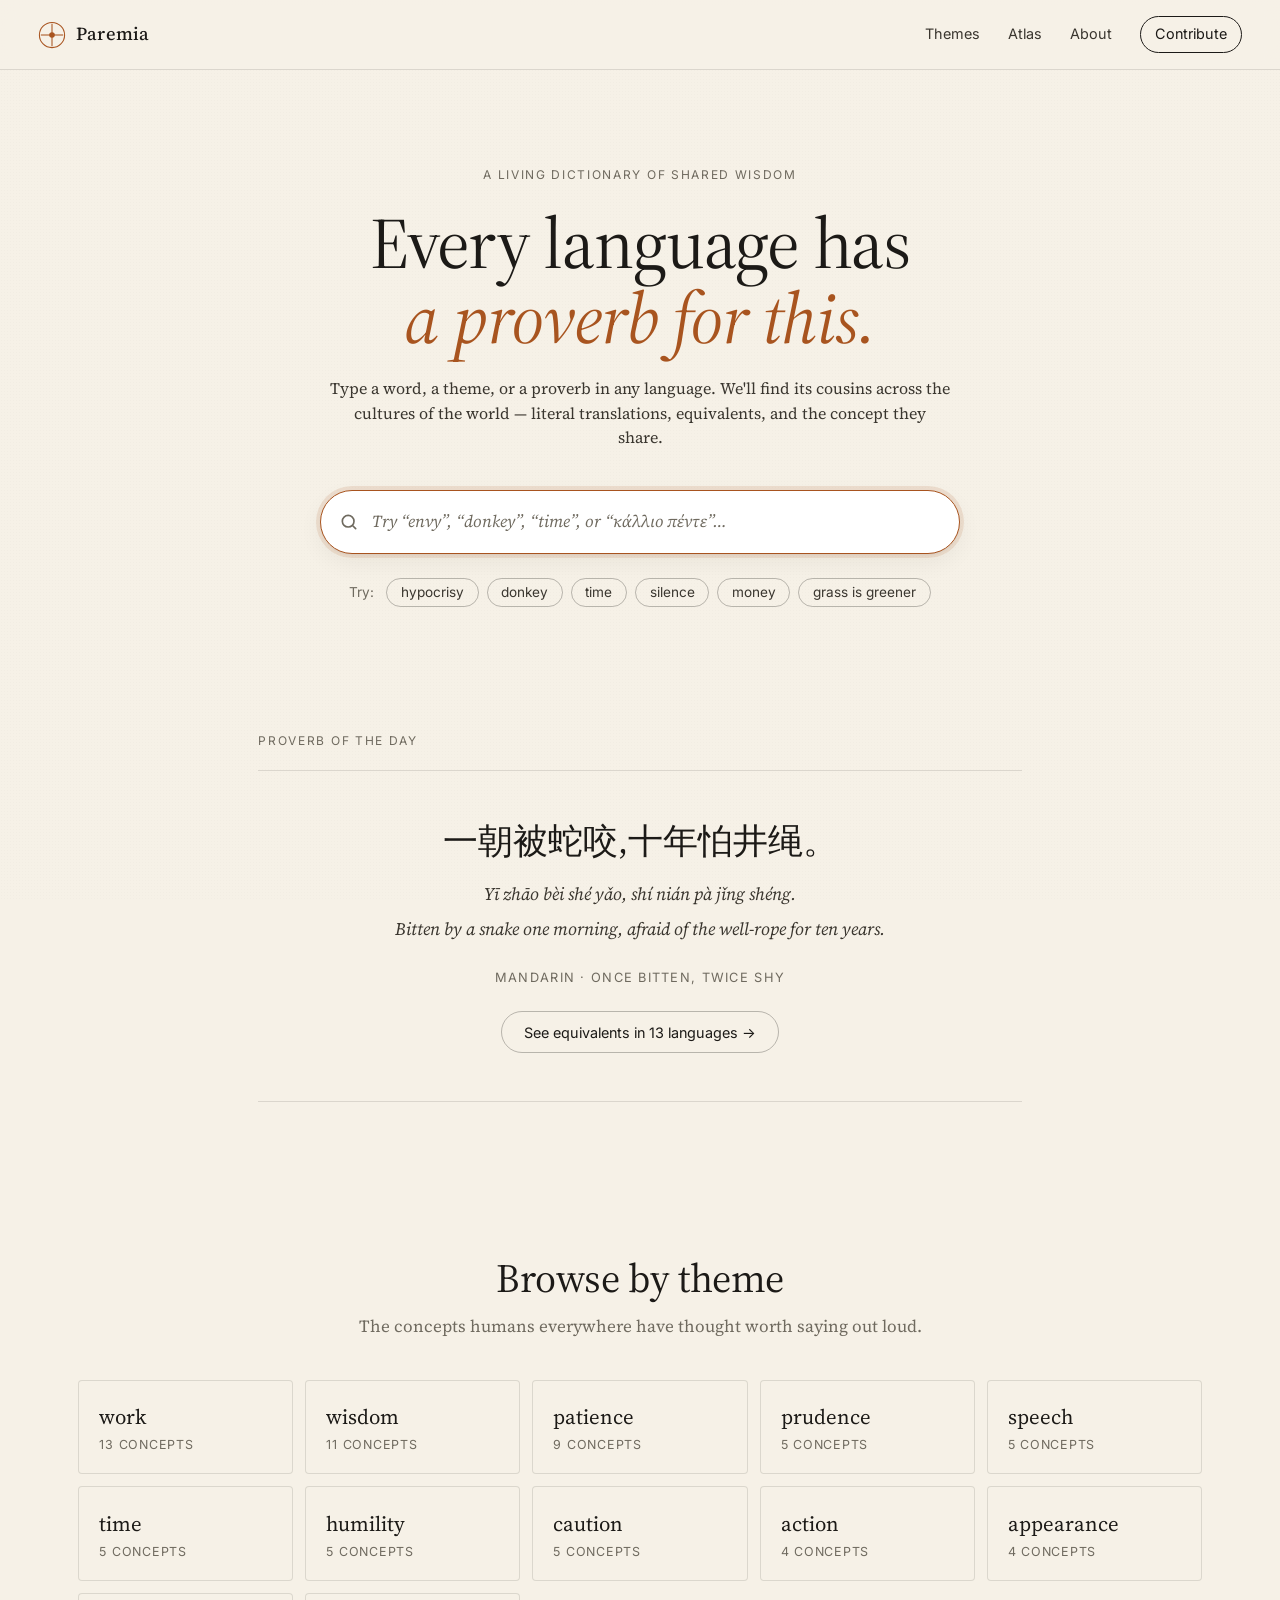
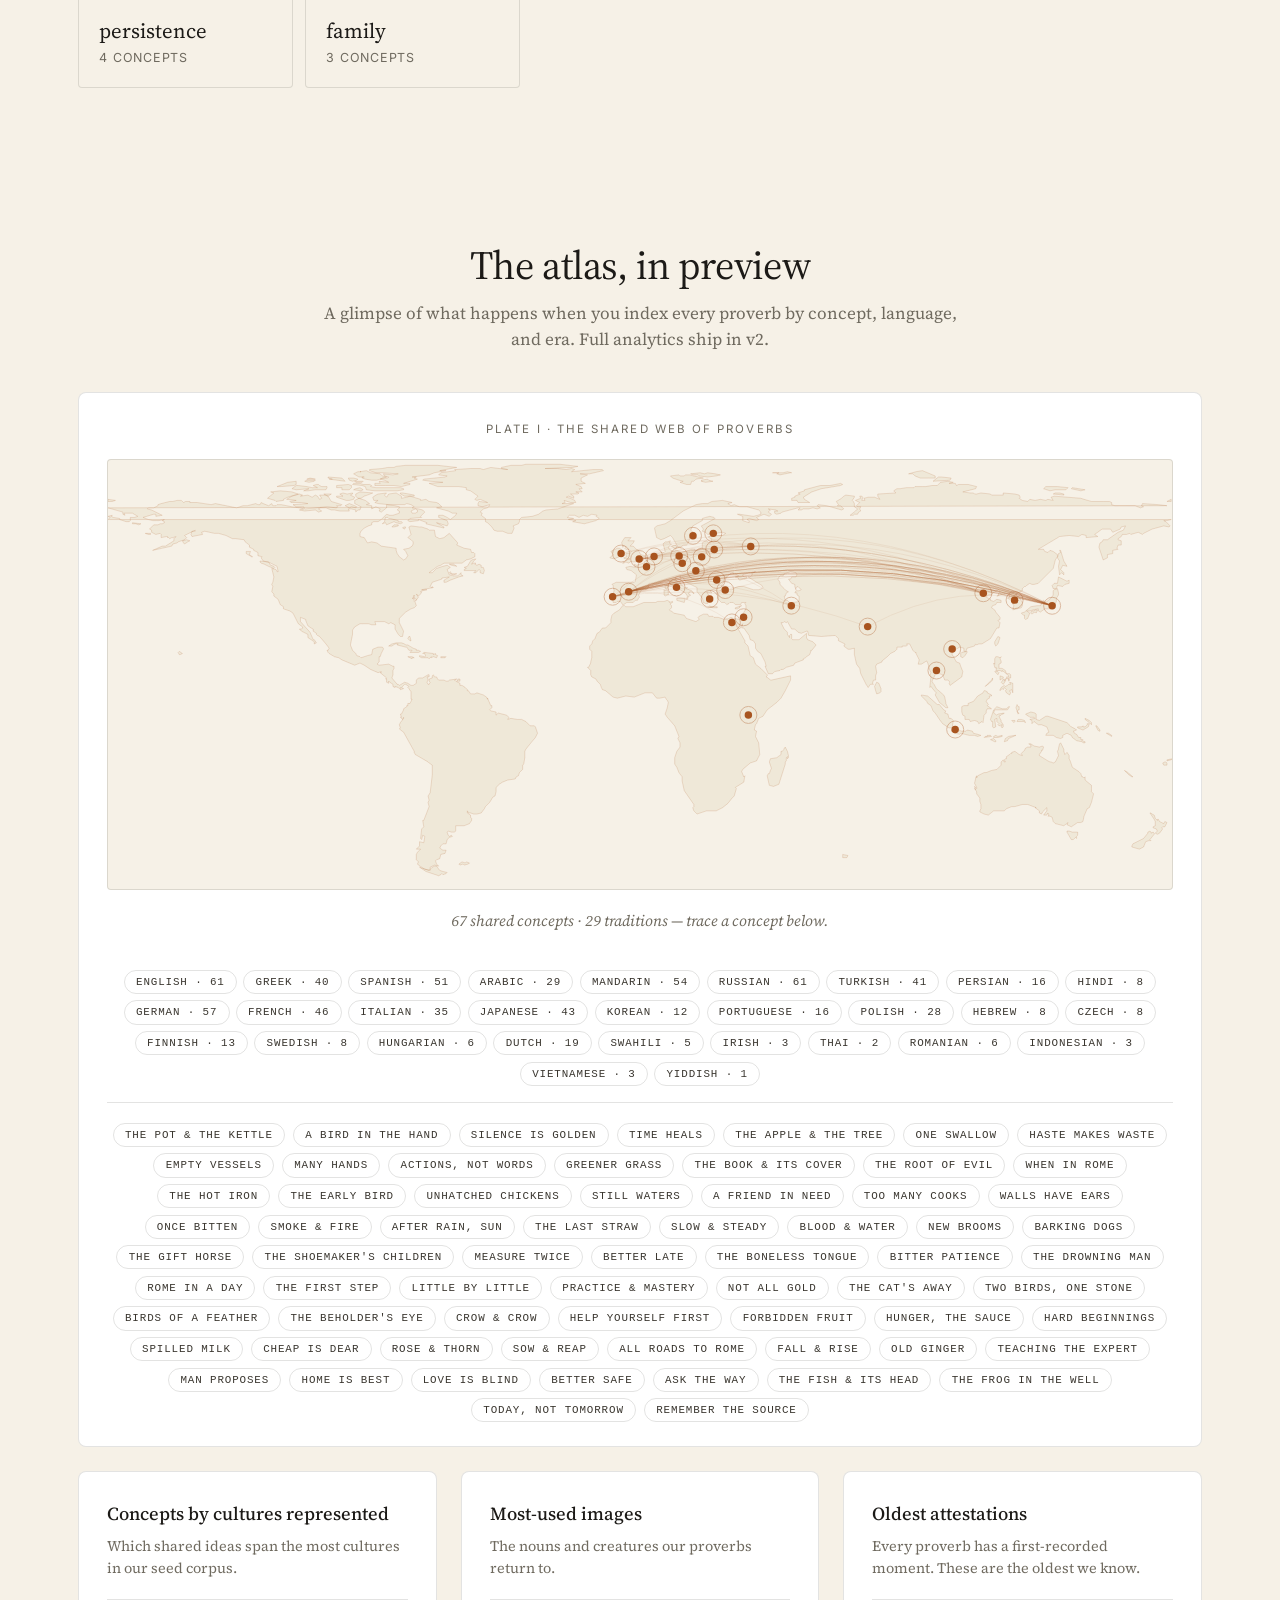
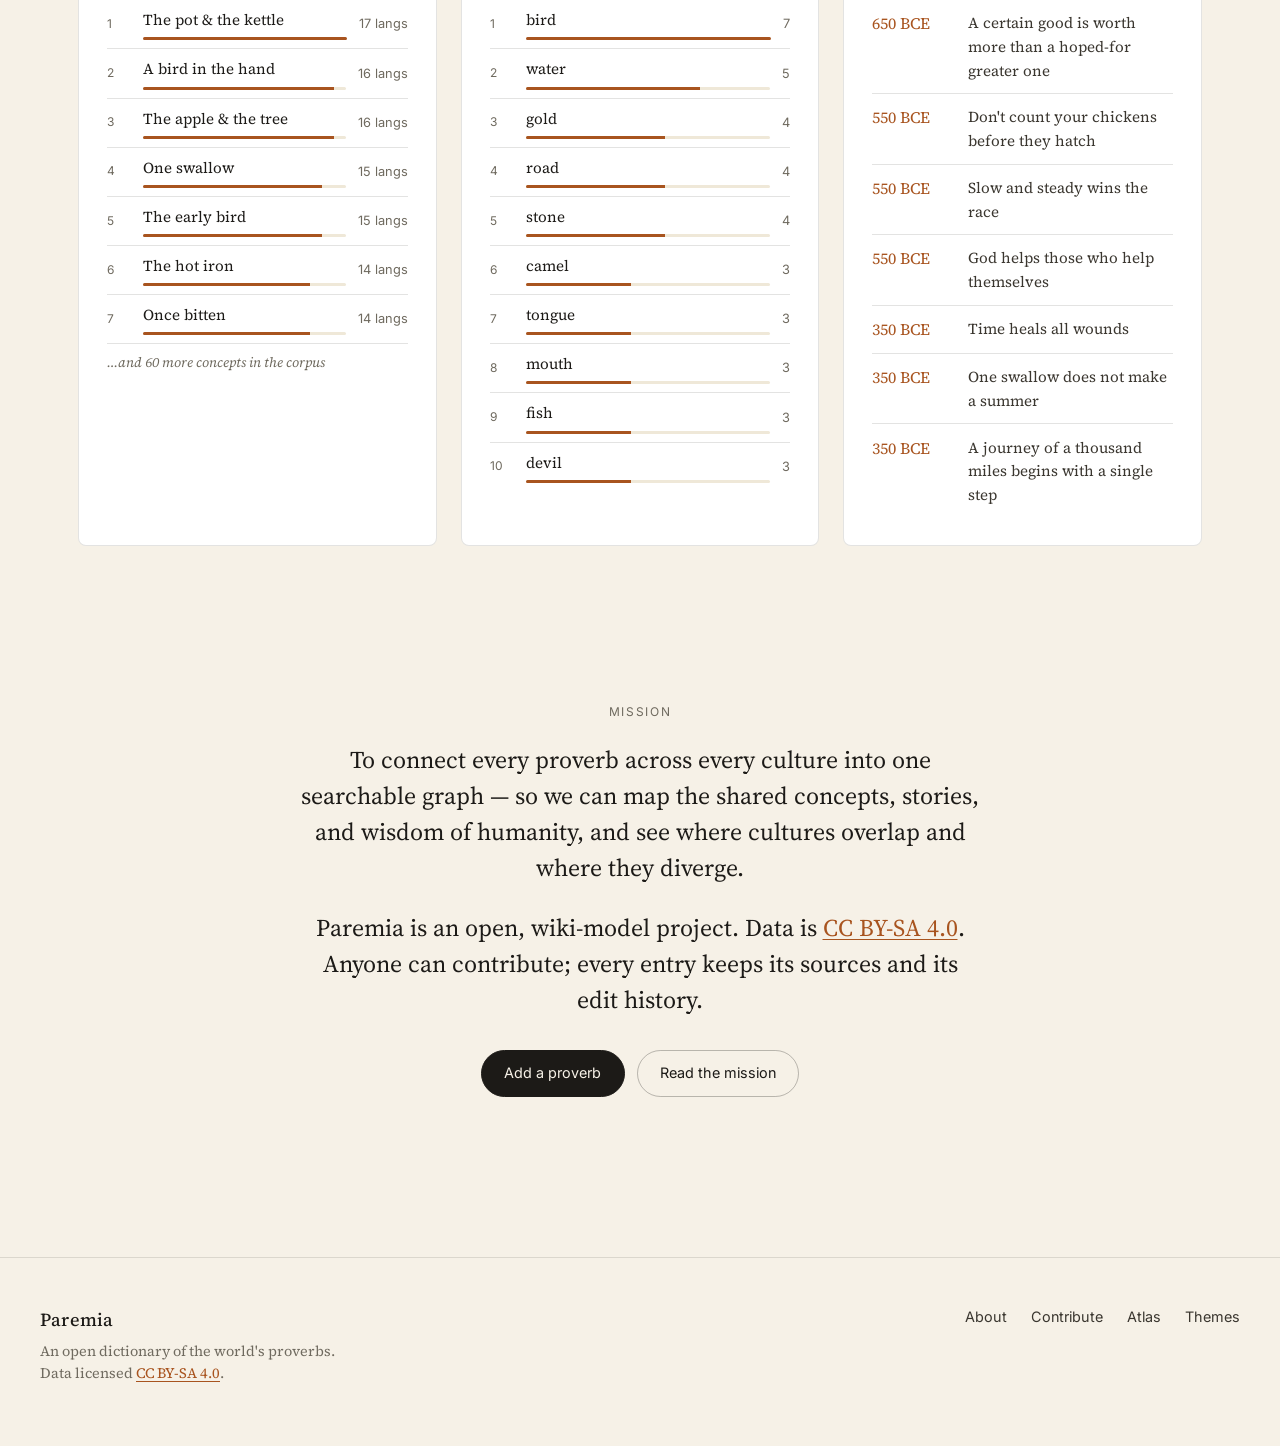
<file: index.html>
<!doctype html>
<html lang="en">
  <head>
    <meta charset="utf-8" />
    <meta name="viewport" content="width=device-width, initial-scale=1" />
    <title>Paremia — the open dictionary of the world's proverbs</title>
    <meta
      name="description"
      content="A searchable, cross-cultural map of the world's proverbs. Find equivalents across languages, browse themes, and see the shared wisdom of humanity."
    />
    <meta property="og:title" content="Paremia" />
    <meta
      property="og:description"
      content="Search the proverbs of the world. Every language has a proverb for this."
    />
    <link rel="icon" href="favicon.svg" type="image/svg+xml" />

    <link
      href="https://api.fontshare.com/v2/css?f[]=boska@400,500,700,400i&display=swap"
      rel="stylesheet"
    />
    <link rel="preconnect" href="https://fonts.googleapis.com" />
    <link rel="preconnect" href="https://fonts.gstatic.com" crossorigin />
    <link
      href="https://fonts.googleapis.com/css2?family=Source+Serif+4:ital,opsz,wght@0,8..60,300..700;1,8..60,300..700&family=Inter:wght@400;500;600&family=Noto+Serif+SC:wght@400;600&family=Noto+Naskh+Arabic:wght@400;600&display=swap"
      rel="stylesheet"
    />

    <link rel="stylesheet" href="style.css" />
  </head>

  <body>
    <header class="site-header">
      <a class="brand" href="./" aria-label="Paremia — home">
        <svg class="brand-mark" width="28" height="28" viewBox="0 0 40 40" fill="none" aria-hidden="true">
          <circle cx="20" cy="20" r="18" stroke="currentColor" stroke-width="1.5" />
          <path d="M20 4 V36" stroke="currentColor" stroke-width="1.5" />
          <path d="M4 20 H36" stroke="currentColor" stroke-width="1.5" />
          <circle cx="20" cy="20" r="4" fill="currentColor" />
        </svg>
        <span class="brand-word">Paremia</span>
      </a>
      <nav class="site-nav" aria-label="Primary">
        <a href="#themes">Themes</a>
        <a href="#atlas">Atlas</a>
        <a href="about.html">About</a>
        <a href="contribute.html" class="nav-cta">Contribute</a>
      </nav>
    </header>

    <main>
      <section class="hero">
        <p class="eyebrow">A living dictionary of shared wisdom</p>
        <h1 class="hero-title">
          Every language has<br />
          <em>a proverb for this.</em>
        </h1>
        <p class="hero-sub">
          Type a word, a theme, or a proverb in any language. We'll find its cousins across the
          cultures of the world — literal translations, equivalents, and the concept they share.
        </p>

        <form class="search" role="search" onsubmit="return false;">
          <label for="q" class="visually-hidden">Search proverbs</label>
          <svg class="search-icon" width="20" height="20" viewBox="0 0 24 24" fill="none" aria-hidden="true">
            <circle cx="11" cy="11" r="7" stroke="currentColor" stroke-width="2" />
            <path d="m20 20-3.5-3.5" stroke="currentColor" stroke-width="2" stroke-linecap="round" />
          </svg>
          <input
            id="q"
            type="search"
            placeholder="Try “envy”, “donkey”, “time”, or “κάλλιο πέντε”…"
            autocomplete="off"
            autofocus
          />
          <button type="button" class="search-clear" id="clear" aria-label="Clear">×</button>
        </form>

        <div class="chips">
          <span class="chips-label">Try:</span>
          <button data-query="hypocrisy" class="chip">hypocrisy</button>
          <button data-query="donkey" class="chip">donkey</button>
          <button data-query="time" class="chip">time</button>
          <button data-query="silence" class="chip">silence</button>
          <button data-query="money" class="chip">money</button>
          <button data-query="grass" class="chip">grass is greener</button>
        </div>
      </section>

      <section class="results" id="results" hidden>
        <div class="results-meta">
          <span id="results-count"></span>
          <div class="filters">
            <label for="lang-filter">Language</label>
            <select id="lang-filter">
              <option value="">All</option>
            </select>
          </div>
        </div>
        <div id="results-list" class="results-list"></div>
      </section>

      <section class="section featured" id="featured">
        <p class="eyebrow">Proverb of the day</p>
        <div class="featured-card" id="featured-card"></div>
      </section>

      <section class="section themes" id="themes">
        <div class="section-head">
          <h2>Browse by theme</h2>
          <p>The concepts humans everywhere have thought worth saying out loud.</p>
        </div>
        <div class="theme-grid" id="theme-grid"></div>
      </section>

      <section class="section atlas" id="atlas">
        <div class="section-head">
          <h2>The atlas, in preview</h2>
          <p>
            A glimpse of what happens when you index every proverb by concept, language, and era.
            Full analytics ship in v2.
          </p>
        </div>

        <div class="atlas-plate">
          <div class="plate-frame">
            <p class="plate-title">Plate I · The shared web of proverbs</p>
            <svg
              id="plate-svg"
              viewBox="0 0 1000 403"
              preserveAspectRatio="xMidYMid meet"
              role="img"
              aria-label="World map linking the proverb traditions of the corpus — from Dublin to Jakarta — by shared concept"
            >
              <path class="plate-land" d="M312 386L315 387 319 388 318 389 315 390 314 389 313 390 311 391 308 390 299 387 293 383 302 386 305 383 307 382 309 382ZM337 378L340 379 339 380 335 381 334 380 331 381 330 380 333 378 336 379ZM695 374L691 374 691 371 696 372ZM904 349L907 350 912 350 912 353 911 354 911 356 910 355 908 357 906 357 902 350 902 349ZM981 350L981 351 983 350 984 351 984 352 980 357 981 358 979 358 976 359 974 364 970 366 963 364 963 363 964 361 968 359 974 356 978 351 978 350 980 349ZM985 337L987 339 987 338 988 338 989 340 991 341 993 342 994 340 996 341 994 345 992 345 991 346 992 347 989 351 987 352 985 351 987 349 986 347 983 346 983 345 985 344 985 340 984 338 980 332 981 332 982 333 984 334ZM964 298L963 298 960 296 956 292 958 293ZM995 284L996 285 996 287 993 287 992 285 994 284ZM1000 282L996 283 996 282 1001 281ZM639 274L640 278 640 280 639 281 639 279 638 280 638 283 637 284 637 286 631 305 626 307 622 306 620 297 621 295 622 295 623 292 624 290 622 284 623 281 629 280 633 277 633 275 633 274 634 274 636 272 636 271 637 270ZM899 274L900 277 902 275 904 278 904 281 905 283 907 289 913 293 915 295 916 298 917 298 918 299 919 298 919 301 925 306 925 309 925 312 927 314 925 322 923 327 921 328 918 335 917 340 915 341 912 341 906 345 902 343 903 341 899 344 891 342 889 340 888 336 886 335 884 335 885 334 884 332 883 334 880 334 883 330 883 327 879 331 878 333 876 332 876 330 872 327 873 327 865 324 860 324 853 326 850 326 845 328 843 330 833 330 828 334 824 333 820 331 820 330 821 328 821 324 820 321 820 318 817 314 817 312 815 309 816 310 815 307 817 309 817 308 815 304 816 300 816 299 817 297 817 299 818 297 824 294 826 294 831 292 836 291 840 287 840 284 842 282 843 284 844 284 843 282 844 281 845 281 845 279 848 277 849 276 850 276 850 275 853 274 857 277 860 278 859 276 861 274 862 273 863 271 865 270 868 270 868 268 866 267 868 267 871 269 876 270 879 269 880 270 879 273 878 273 878 274 876 277 876 278 884 283 886 284 887 284 889 285 891 284 892 282 894 278 893 274 894 272 894 271 895 267 896 266 899 272ZM835 265L834 265 830 263 833 262 835 264ZM846 264L843 265 844 262 847 260 853 259 854 259 847 262ZM827 259L828 259 830 259 831 260 824 261 825 260 827 260ZM841 259L841 260 837 261 833 261 833 260 835 259 837 260ZM944 259L944 260 939 257 941 257ZM802 255L807 255 808 254 813 255 814 257 818 258 821 259 818 260 815 259 810 259 802 257 801 258 796 257 795 255 793 255 795 252 798 253 801 254ZM933 255L932 255 931 254 929 250 930 250 933 254ZM922 251L917 254 912 252 912 251 916 251 917 250 917 251 919 251 921 249 921 248 923 248ZM853 246L852 247 851 246 850 245 853 245ZM862 245L863 247 861 246 855 246 856 244 859 244ZM925 249L923 247 919 244 919 243 923 245 925 247ZM873 239L873 244 876 245 879 243 882 241 884 241 902 247 905 250 906 251 910 253 911 254 908 255 909 257 911 258 913 261 915 261 915 263 917 263 916 264 919 265 919 266 917 266 916 265 911 264 907 261 906 259 902 257 898 259 898 261 896 262 892 261 889 259 886 259 882 259 883 257 885 256 883 251 878 249 875 249 871 246 870 247 869 248 869 245 867 244 872 243 871 242 867 242 866 241 864 240 863 239 868 237 872 238ZM848 232L846 235 844 235 841 235 834 235 833 238 836 240 837 239 843 238 842 239 841 239 840 240 838 241 840 245 840 246 842 249 842 251 841 252 840 251 841 249 838 250 837 249 838 248 836 246 836 243 834 244 835 251 833 252 832 251 832 248 832 246 831 246 830 244 833 235 836 232 841 234 845 234 847 232ZM857 233L857 235 856 235 855 237 857 238 856 239 854 233 855 230 856 232 857 232ZM794 252L791 252 785 248 782 244 778 238 776 236 774 231 771 229 770 227 765 222 765 221 771 222 780 230 782 230 786 235 788 236 787 238 790 239 791 243 793 243 795 245ZM827 231L831 234 827 234 826 236 826 238 824 240 823 247 822 246 819 248 818 246 815 245 811 246 810 244 806 244 806 241 804 240 803 237 803 232 805 231 807 231 809 231 809 229 814 227 818 222 823 219 824 217 825 217 827 218 827 219 831 221 831 222 829 222 829 224 827 225 826 227 828 230ZM851 213L851 216 851 219 850 216 848 217 849 219 848 221 845 219 844 217 845 216 843 214 842 216 841 215 839 217 839 216 840 214 843 212 844 213 846 212 847 211 849 211 848 209 851 210ZM726 219L723 220 722 217 721 213 723 209 725 210 727 215 727 218ZM331 208L328 208 329 207 329 206 330 206 331 206ZM844 208L842 211 840 209 841 208 842 206 843 206 843 208 845 205ZM829 210L825 213 831 207 832 205 832 207ZM839 203L842 204 842 205 839 207ZM849 202L849 205 847 205 848 207 847 208 847 206 846 206 845 204 847 204 847 203 845 201 848 201ZM838 200L837 202 834 199 837 199ZM837 185L839 186 840 185 839 187 840 189 840 191 838 192 838 194 838 196 841 196 844 198 845 201 841 198 841 199 839 198 836 198 835 198 836 196 835 195 835 196 834 195 833 191 834 192 834 187 835 185ZM318 185L317 186 313 186 313 185 316 185ZM286 186L286 187 282 185 284 185 286 185 288 186ZM298 181L306 182 306 183 308 182 308 183 310 184 309 186 306 185 304 186 304 185 302 187 301 186 299 186 295 186 293 185 293 184 298 185 299 184 298 183 298 182 296 182 297 181ZM806 184L804 186 802 185 802 182 803 181 808 180 808 181ZM68 183L67 183 66 181 67 180 70 182ZM279 173L280 174 282 174 287 177 290 178 290 179 292 179 294 180 292 181 284 181 286 179 283 179 281 176 280 176 272 174 273 173 270 173 267 175 264 175 267 173 271 172 276 172ZM285 170L284 170 282 168 283 166 284 166ZM837 173L835 175 834 173 834 171 837 166 839 167ZM874 141L874 142 873 144 872 143 870 144 869 145 868 144 868 143 869 142 871 142 872 141ZM596 137L594 138 594 139 592 140 590 140 590 139ZM566 137L567 138 573 138 573 139 569 139 565 138ZM543 130L542 134 535 132 535 130ZM526 122L527 124 527 127 526 127 524 128 523 127 523 122 524 123ZM892 133L891 135 891 137 890 139 886 140 881 140 877 143 875 142 875 140 870 141 867 142 864 142 867 144 865 149 863 150 862 149 862 146 861 146 859 144 862 143 868 138 874 137 877 137 880 132 882 134 887 130 889 127 889 123 890 122 893 121 894 125 894 127 892 130ZM527 119L526 121 524 121 524 119 526 117ZM900 113L902 114 904 113 904 116 900 117 898 119 893 118 892 121 889 121 888 118 890 116 893 116 894 110 898 112ZM323 107L328 107 325 108 322 107 321 106 322 105ZM328 100L323 99 321 98 325 98ZM157 101L156 102 151 100 147 98 144 97 143 96 143 95 151 96 153 99 156 100ZM344 95L342 98 344 97 346 97 345 98 347 99 349 98 351 99 351 101 353 101 354 104 353 107 350 106 350 104 349 103 346 106 344 106 346 104 344 104 335 104 335 103 337 102 335 101 338 100 341 95 342 94 346 93ZM131 86L134 86 133 89 136 91 135 91 130 88 130 86ZM899 95L902 100 898 99 896 103 899 106 899 108 897 106 895 108 894 100 895 95 893 92 894 88 896 87 895 85 896 85ZM481 91L476 93 472 92 475 89 473 86 479 83 481 83 484 85 483 86 483 88ZM535 82L534 84 531 82 530 81 534 80ZM75 77L72 79 71 78 70 76 74 75 77 76ZM492 73L489 76 495 76 494 78 491 81 494 81 497 84 499 85 501 89 505 90 504 91 503 92 504 94 502 95 493 96 492 95 490 97 487 96 485 97 484 97 488 94 491 93 486 93 485 92 488 91 487 89 487 88 491 88 492 86 490 84 487 84 486 83 487 82 486 81 484 82 484 80 483 78 484 76 486 73ZM40 70L38 70 35 69 40 69ZM280 63L279 65 277 64 278 63ZM273 62L269 63 267 63 269 61 273 61ZM23 59L31 60 29 61 26 60 23 60ZM263 54L264 55 265 55 273 57 273 58 276 58 277 59 275 60 271 59 269 58 262 61 261 59 258 60 260 58 261 54ZM460 52L459 53 462 55 459 57 448 60 437 58 440 57 433 56 438 55 432 54 434 52 439 52 443 54 447 52 451 53 455 51ZM289 50L286 50 285 48 287 47 289 46 291 47 291 49ZM0 45L14 49 14 51 16 52 15 50 23 50 28 53 25 54 21 54 21 57 20 58 17 58 11 56 11 55 5 54 3 53 4 52 0 53 2 54 0 56 1000 56 996 57 993 57 995 58 998 61 999 62 998 63 993 62 982 65 974 69 973 70 969 68 962 70 961 69 958 70 954 70 953 72 950 74 950 75 953 76 953 80 950 80 949 83 950 84 945 85 945 88 940 89 940 92 936 94 932 82 933 78 935 77 936 75 940 75 950 68 955 66 957 62 953 63 952 65 945 68 943 65 935 65 928 70 931 72 920 73 920 71 916 70 913 72 904 71 895 72 875 84 880 84 881 86 884 87 886 85 889 86 893 89 893 91 891 94 889 102 885 106 884 107 875 116 871 117 869 117 867 116 864 118 863 119 862 119 861 120 860 121 860 123 854 126 854 127 857 129 860 134 860 137 859 139 851 141 852 137 850 134 852 134 850 131 849 131 848 131 846 130 848 129 848 126 845 125 836 128 838 127 837 126 839 124 838 122 832 125 831 127 828 127 826 129 828 130 830 131 830 132 833 133 836 131 840 132 840 134 836 134 835 136 832 137 831 139 834 141 835 143 839 148 839 150 837 151 838 152 839 153 838 158 836 158 830 168 822 173 819 173 817 174 816 173 815 175 808 177 807 180 805 180 805 178 805 177 801 176 796 179 794 181 794 183 798 190 801 191 802 194 804 199 803 204 792 212 791 210 792 209 790 207 787 207 785 202 782 201 780 201 780 199 778 199 778 202 775 208 776 210 777 211 779 215 786 221 787 223 788 228 788 229 790 233 788 233 782 228 778 221 779 219 778 218 774 213 773 214 773 213 774 204 773 203 774 200 773 198 771 191 770 189 765 192 762 192 763 188 762 186 760 182 760 181 759 181 757 179 754 173 751 173 752 174 751 175 747 175 747 176 742 176 742 178 740 180 736 182 733 185 728 189 728 190 723 192 722 194 723 200 722 203 722 207 720 207 719 210 720 211 717 211 715 214 713 211 710 205 708 201 707 196 704 192 702 183 702 177 698 178 696 178 692 175 693 174 693 173 687 170 687 168 684 165 671 166 659 165 658 161 657 161 652 163 649 162 646 159 643 159 639 152 638 153 636 152 635 153 633 153 636 159 639 162 639 164 641 167 641 165 642 164 643 164 643 168 644 169 650 169 657 163 657 167 658 169 663 171 666 174 662 179 661 179 661 180 660 183 657 185 656 186 654 187 654 188 646 191 645 193 638 195 635 197 633 197 632 198 627 199 625 201 621 201 618 194 619 194 618 190 615 184 614 182 611 180 609 177 609 173 607 170 604 169 603 165 598 158 596 158 597 154 594 159 592 157 590 153 591 156 595 163 599 170 599 172 602 175 604 184 607 186 609 192 614 196 620 202 620 203 619 204 621 205 623 207 624 207 642 203 642 207 637 217 633 224 629 228 620 235 616 241 612 243 610 248 609 249 608 253 608 254 610 255 609 260 612 266 613 277 611 281 610 283 604 285 597 291 596 293 598 298 599 297 598 303 590 308 591 309 589 316 587 318 583 323 578 327 572 330 563 330 554 333 551 330 550 327 551 326 551 324 542 311 540 302 540 298 537 294 535 289 533 286 533 280 535 274 538 270 538 266 536 262 537 260 533 250 526 242 524 239 526 233 527 228 526 226 525 225 524 223 519 224 516 224 512 219 505 219 495 223 487 222 479 224 475 223 468 217 465 216 464 214 463 211 460 208 459 206 455 204 454 202 454 198 452 196 451 195 452 195 454 191 454 190 455 186 455 180 453 178 453 175 455 173 456 170 458 168 460 163 462 162 465 158 468 158 473 153 473 150 474 146 476 144 481 141 484 137 486 137 487 138 494 138 504 134 515 134 517 133 523 133 526 132 528 133 528 134 531 133 531 134 529 135 529 136 530 137 530 139 528 141 529 142 530 142 532 144 542 146 544 149 553 152 556 150 555 148 556 147 560 145 564 145 565 147 569 147 570 148 574 148 580 150 584 149 586 148 588 149 589 150 589 149 594 150 596 148 597 145 600 140 600 138 600 137 599 135 600 134 596 134 595 136 590 136 588 134 585 134 584 135 582 136 580 134 577 134 575 132 573 130 574 128 573 126 576 124 580 124 581 122 587 122 590 120 593 119 598 119 607 122 612 122 615 121 616 120 615 118 602 110 604 110 606 108 605 107 609 105 600 107 597 108 597 109 599 110 601 110 601 111 594 113 593 112 593 111 590 110 593 109 592 108 588 107 588 106 585 107 582 110 582 111 580 111 579 115 577 118 578 120 581 121 580 122 577 122 573 125 572 123 569 122 566 123 568 125 566 125 565 125 563 124 565 127 564 128 567 130 567 132 564 131 565 132 563 132 564 135 562 135 560 134 559 130 555 125 554 124 554 120 552 119 544 115 542 113 543 113 541 112 541 111 540 110 539 112 538 111 538 110 539 109 537 109 534 110 534 112 535 114 538 115 539 117 542 120 544 120 545 120 544 121 549 123 551 125 551 126 549 124 547 124 546 126 548 127 547 128 546 128 545 131 544 131 545 128 543 125 538 122 536 122 534 120 529 117 528 114 525 113 518 116 513 116 509 116 508 120 506 122 502 122 499 127 500 129 499 130 498 132 496 132 494 134 488 134 485 136 484 136 482 133 479 133 478 134 475 134 475 130 474 130 474 129 476 123 475 118 474 117 478 115 495 115 496 114 497 108 492 104 488 103 487 101 491 100 496 101 495 98 497 99 504 97 505 95 511 93 513 89 520 87 522 87 523 87 524 86 523 82 522 79 524 77 526 77 529 76 528 78 529 79 530 79 527 82 528 84 530 85 530 86 535 85 539 87 549 84 552 84 552 85 555 85 555 84 559 83 559 78 560 77 563 76 565 78 567 78 568 74 567 74 565 73 565 72 572 71 578 71 581 69 578 68 564 70 562 68 559 67 560 65 558 62 560 61 571 55 570 54 566 53 562 54 559 55 559 57 550 62 548 66 552 69 550 72 547 73 546 78 544 80 541 80 539 82 536 82 535 80 531 73 529 71 523 74 520 75 516 73 514 64 516 62 524 60 529 57 541 48 553 42 559 41 564 41 568 39 578 38 587 40 583 41 586 43 589 42 594 44 601 44 612 47 614 49 614 51 611 52 607 53 594 51 592 51 597 53 597 57 603 59 603 57 601 56 603 55 610 57 612 56 610 54 617 51 622 53 624 51 621 49 623 47 621 46 628 47 630 48 627 48 627 50 629 51 633 50 634 49 649 45 651 45 649 47 652 47 654 46 659 46 663 45 667 46 670 45 667 43 668 42 676 43 690 47 692 46 689 43 686 43 687 42 685 39 690 36 692 34 694 33 702 34 702 35 700 38 701 39 702 41 702 44 705 46 703 48 698 52 701 52 702 51 705 51 706 49 708 48 707 46 708 44 705 44 704 43 707 40 703 38 708 36 707 34 709 34 710 35 709 38 712 38 711 36 715 35 721 35 726 37 724 34 724 32 741 31 739 29 742 27 745 27 751 26 758 26 759 25 766 25 769 25 775 24 780 24 781 23 783 21 790 20 795 21 791 22 797 22 798 24 800 23 809 23 817 25 816 27 804 30 811 31 814 31 815 32 817 32 821 31 830 32 831 33 842 33 842 31 853 32 857 33 858 35 857 36 860 38 865 39 867 37 872 38 877 37 882 38 884 37 889 38 887 35 890 34 915 36 918 37 925 39 936 39 942 39 944 40 944 42 947 43 951 43 966 43 971 45 974 44 972 43 973 41 988 42 996 43ZM636 121L638 123 640 124 638 125 637 128 636 128 637 132 639 132 641 134 645 134 650 133 650 128 648 127 648 125 646 125 647 123 650 123 652 122 649 119 647 120 647 122 646 119 646 118 646 117 643 116 640 112 642 112 643 110 647 110 648 108 647 106 642 105 636 107 635 109 632 109 630 112 632 115 632 117ZM234 44L233 45 229 44 227 45 223 43 227 41 232 43ZM1000 37L1000 39 997 39 996 39ZM0 37L7 38 4 39 0 39ZM248 43L248 46 252 44 256 46 255 48 257 49 262 45 262 42 270 43 274 44 274 45 272 47 274 48 274 50 268 52 265 52 262 51 257 56 254 58 250 58 248 59 248 61 245 62 241 64 238 67 237 69 237 72 241 73 244 78 248 77 253 78 257 81 264 82 271 83 271 85 272 88 274 91 278 94 280 93 282 90 280 86 278 84 283 83 286 81 287 79 287 77 285 75 282 73 285 70 283 63 285 62 293 63 295 63 301 65 302 66 307 66 308 72 310 73 312 74 316 73 321 69 329 78 328 80 335 83 341 84 342 87 344 87 345 88 345 91 341 93 337 94 333 97 316 97 313 99 310 100 302 106 305 106 309 102 315 100 319 99 322 101 319 103 321 108 325 109 329 109 332 106 332 108 334 109 330 110 322 113 318 115 316 115 316 113 321 110 314 111 314 112 305 115 304 117 303 119 304 120 305 120 305 119 306 120 295 122 299 122 300 122 296 123 295 123 294 124 295 124 294 126 292 128 290 126 292 129 289 133 290 131 288 130 288 127 287 129 288 130 286 130 288 131 288 133 289 134 290 137 288 139 285 140 280 143 274 149 274 151 274 153 278 161 277 166 275 166 273 164 270 159 270 157 270 155 266 153 264 154 260 152 252 152 251 152 252 155 250 155 248 155 245 154 239 154 237 154 232 157 230 160 230 164 229 169 228 174 230 179 233 182 234 184 237 185 238 186 244 184 248 183 249 178 254 176 258 176 259 177 259 178 257 182 256 185 255 185 255 190 253 192 255 193 264 192 268 194 269 194 269 196 268 198 268 202 267 205 272 211 273 211 274 212 279 209 282 210 285 212 287 212 290 210 290 207 292 205 296 205 301 202 302 202 302 204 300 204 301 206 301 207 300 209 301 211 302 211 303 209 302 208 302 206 305 205 305 203 306 202 307 204 309 204 310 206 311 207 316 207 318 208 320 208 321 207 328 206 326 207 327 208 329 209 331 210 331 212 333 212 336 214 338 216 338 217 339 217 341 220 345 220 347 219 350 220 353 221 356 223 357 225 357 224 360 231 361 231 361 233 359 235 360 236 365 237 365 240 367 238 375 240 377 242 376 244 379 243 385 244 389 244 393 246 397 250 401 250 402 251 404 257 402 261 397 267 393 272 392 274 392 280 391 286 390 287 390 291 387 294 386 297 384 298 383 300 376 301 371 303 368 305 365 308 365 312 364 316 362 317 359 322 355 326 354 328 351 332 347 333 344 333 341 332 339 332 338 330 338 332 341 334 341 336 342 337 342 339 340 342 335 344 327 344 327 349 326 350 323 350 320 349 319 350 320 353 321 354 323 353 324 354 321 355 319 357 318 361 315 361 313 363 312 365 315 367 318 367 317 370 313 371 312 375 309 376 308 377 309 380 311 382 307 381 303 383 303 386 298 385 292 381 291 380 292 378 290 376 290 371 291 369 294 366 290 366 293 363 293 359 297 360 298 354 296 353 295 357 294 356 295 347 297 345 296 339 297 339 302 326 301 322 302 320 301 316 303 313 305 296 305 291 305 287 302 285 301 284 289 277 288 275 288 274 278 256 274 253 275 252 274 249 275 247 278 243 278 242 277 244 275 242 276 242 275 239 276 239 278 235 278 234 281 232 281 231 282 231 282 229 284 229 286 225 285 225 285 223 285 218 283 215 282 214 283 213 280 211 279 211 276 214 278 215 275 216 275 214 274 215 273 214 270 213 270 214 268 213 268 211 265 209 264 208 264 210 262 209 262 206 261 206 262 205 256 200 257 200 257 199 254 200 247 197 241 193 237 191 232 193 220 188 217 186 213 185 208 182 207 181 206 179 207 179 208 177 205 173 199 166 197 165 196 164 196 163 193 161 193 159 191 158 188 156 186 151 186 150 181 148 181 149 181 152 190 162 193 169 194 169 196 172 194 173 194 171 188 167 188 164 182 161 180 159 182 159 183 158 183 157 179 154 174 144 171 142 165 140 165 138 162 136 160 131 156 128 156 126 154 124 155 119 154 117 155 115 156 110 155 106 154 102 158 103 159 105 160 105 159 100 151 96 146 95 144 92 145 91 141 90 141 87 137 85 137 84 133 82 133 80 129 77 128 75 120 74 117 74 111 71 104 69 100 69 91 67 88 68 89 70 79 72 78 70 79 67 82 67 82 66 72 71 74 73 72 75 66 77 65 78 61 79 60 81 42 85 51 81 54 81 62 76 62 74 64 72 61 73 60 73 58 74 56 72 56 73 55 72 50 73 50 70 49 69 45 70 41 68 41 66 39 65 43 61 47 61 49 60 51 60 53 59 53 58 51 57 53 56 48 57 46 57 42 57 38 56 33 54 43 51 45 51 45 53 51 52 49 51 41 47 37 46 38 45 43 45 47 43 47 42 50 41 58 39 61 39 65 38 69 38 71 40 73 39 77 39 77 40 81 40 84 40 97 42 101 41 121 45 127 43 131 43 139 41 141 42 143 42 144 40 146 41 151 43 154 41 155 43 158 43 159 42 163 42 173 44 180 45 184 46 180 47 185 48 195 47 198 49 201 48 198 46 200 45 205 45 210 47 213 47 218 48 227 48 226 46 229 46 233 47 233 49 235 47 237 47 238 44 232 41 232 38 236 36 239 37 242 38 246 41 243 42ZM183 33L181 34 188 33 192 35 195 33 197 34 199 37 201 36 199 33 204 33 207 34 210 39 220 42 219 43 215 43 216 44 215 45 206 44 185 46 184 44 180 44 177 44 174 42 188 41 182 40 172 40 171 39 177 38 168 37 173 34 180 32ZM210 32L207 34 203 32 208 32ZM288 33L288 34 279 34 275 32 275 31 277 31 283 32ZM260 33L262 35 264 32 271 31 276 34 276 36 281 35 284 34 294 37 294 38 299 37 302 39 309 40 311 41 314 44 309 45 320 48 324 50 328 50 327 52 322 56 319 54 315 52 311 52 311 54 319 57 320 60 319 62 309 59 316 63 316 64 303 61 299 60 300 59 292 56 292 57 284 58 282 57 284 55 295 54 294 53 298 49 297 48 296 47 292 46 286 45 288 44 285 42 281 41 279 42 274 42 264 42 254 41 251 40 254 38 250 38 249 35 252 33 254 32 262 31ZM221 31L225 32 230 31 230 32 228 33 232 35 231 37 227 38 224 38 215 35 215 34 221 34 218 32ZM899 33L889 32 891 31 895 31 899 32ZM241 34L238 36 235 36 233 34 233 32 235 31 237 30 249 31 244 33ZM165 38L158 39 157 38 150 36 156 31 153 30 162 29 173 30 179 32 169 35 165 37ZM919 28L915 29 906 27 907 26ZM240 28L238 29 231 28 233 27 237 26ZM903 26L901 28 891 28 886 29 880 27 882 25 886 25 893 25ZM226 23L229 24 229 26 227 28 223 28 220 28 220 26 215 26 215 24ZM199 24L201 25 206 25 206 26 205 28 195 28 188 29 184 29 189 27 177 28 173 27 177 24 179 24 187 25 192 26 197 26 193 24 196 23 198 23ZM660 40L649 40 648 38 643 38 643 36 646 35 646 34 651 32 649 31 655 29 655 28 670 24 679 24 684 23 689 22 691 23 689 24 671 27 662 30 654 35 655 37ZM237 22L240 23 246 23 248 24 247 25 252 26 260 26 275 26 278 27 278 28 272 29 251 29 243 28 242 25 239 24 230 23 231 22ZM177 20L177 23 175 24 163 25 159 25 169 21ZM239 21L233 21 232 20 238 20 240 20ZM194 20L189 21 185 20 187 19 195 19ZM569 20L562 21 558 20 559 20 558 19 564 18 565 19ZM195 18L187 18 190 17ZM234 19L230 20 227 19 226 17 231 17 235 18ZM222 19L223 20 208 18 211 18 207 17 207 16 220 17ZM792 19L776 20 781 16 784 16 793 17ZM551 15L560 17 553 18 551 20 549 20 548 23 544 23 538 21 541 20 537 19 531 17 529 15 537 14 538 15 542 15 543 14 547 14ZM571 13L576 14 572 15 564 16 556 15 555 14 551 14 548 13 557 12 561 13 564 12ZM642 12L632 14 629 13 631 12 625 12 634 12 635 12 639 11 643 12ZM778 17L772 17 764 17 759 15 757 13 753 13 760 11 766 10 778 15ZM258 15L262 16 253 19 248 19 242 18 239 17 239 16 241 16 236 16 231 13 235 11 238 11 237 11 243 10 247 12 256 13ZM310 5L328 7 312 10 318 10 307 12 302 14 286 16 290 16 288 17 291 18 278 22 279 22 284 22 284 23 276 25 269 24 261 24 251 24 251 22 256 22 255 20 264 21 260 19 256 18 258 17 263 17 264 16 260 15 259 13 268 14 273 13 257 12 252 12 246 10 246 9 258 8 263 7 269 7 271 6 280 5ZM425 4L442 6 437 7 411 8 413 8 423 8 431 9 436 8 439 9 436 11 456 9 465 9 466 10 453 13 444 13 451 14 445 17 445 20 449 22 440 23 445 25 446 27 443 27 446 30 440 30 443 31 442 32 435 32 438 34 438 36 433 34 431 35 435 36 439 38 440 40 435 40 429 38 430 40 427 41 438 41 423 46 412 47 409 48 405 51 399 53 389 54 387 56 387 58 386 60 381 62 382 64 380 69 376 69 371 67 366 67 363 66 361 63 357 59 355 58 355 55 351 52 352 50 350 49 353 46 357 45 358 44 359 42 352 44 348 43 348 41 349 39 357 40 350 37 347 38 345 37 348 34 341 29 337 28 337 26 330 25 310 25 302 22 315 21 303 20 296 19 297 18 317 16 319 15 311 14 313 12 327 10 326 9 341 8 350 8 353 9 360 7 376 9 370 8 370 7 379 5 389 5 393 4Z" />
              <g id="plate-arcs"></g>
              <g id="plate-nodes"></g>
            </svg>
            <p class="plate-caption" id="plate-caption" aria-live="polite">
              Shared concepts across the world's proverb traditions — trace a concept below.
            </p>
            <div class="plate-legend" id="plate-legend"></div>
            <div class="plate-index" id="plate-index"></div>
          </div>
        </div>

        <div class="atlas-grid">
          <div class="atlas-card">
            <h3>Concepts by cultures represented</h3>
            <p class="atlas-note">Which shared ideas span the most cultures in our seed corpus.</p>
            <ol class="bar-list" id="atlas-cultures"></ol>
          </div>
          <div class="atlas-card">
            <h3>Most-used images</h3>
            <p class="atlas-note">The nouns and creatures our proverbs return to.</p>
            <ol class="bar-list" id="atlas-images"></ol>
          </div>
          <div class="atlas-card">
            <h3>Oldest attestations</h3>
            <p class="atlas-note">Every proverb has a first-recorded moment. These are the oldest we know.</p>
            <ul class="timeline" id="atlas-timeline"></ul>
          </div>
        </div>
      </section>

      <section class="section manifesto">
        <div class="manifesto-inner">
          <p class="eyebrow">Mission</p>
          <p class="manifesto-body">
            To connect every proverb across every culture into one searchable graph — so we can
            map the shared concepts, stories, and wisdom of humanity, and see where cultures
            overlap and where they diverge.
          </p>
          <p class="manifesto-body">
            Paremia is an open, wiki-model project. Data is
            <a href="https://creativecommons.org/licenses/by-sa/4.0/">CC BY-SA 4.0</a>. Anyone can
            contribute; every entry keeps its sources and its edit history.
          </p>
          <div class="manifesto-actions">
            <a href="contribute.html" class="btn btn-primary">Add a proverb</a>
            <a href="about.html" class="btn btn-ghost">Read the mission</a>
          </div>
        </div>
      </section>
    </main>

    <footer class="site-footer">
      <div class="footer-inner">
        <div>
          <p class="brand-word footer-brand">Paremia</p>
          <p class="footer-note">
            An open dictionary of the world's proverbs. Data licensed <a href="https://creativecommons.org/licenses/by-sa/4.0/">CC BY-SA 4.0</a>.
          </p>
        </div>
        <nav aria-label="Footer">
          <a href="about.html">About</a>
          <a href="contribute.html">Contribute</a>
          <a href="#atlas">Atlas</a>
          <a href="#themes">Themes</a>
        </nav>
      </div>
    </footer>

    <!-- Proverb detail modal -->
    <dialog id="proverb-modal" class="proverb-modal">
      <div class="modal-inner" id="modal-inner"></div>
    </dialog>

    <script src="app.js"></script>
  </body>
</html>
</file>
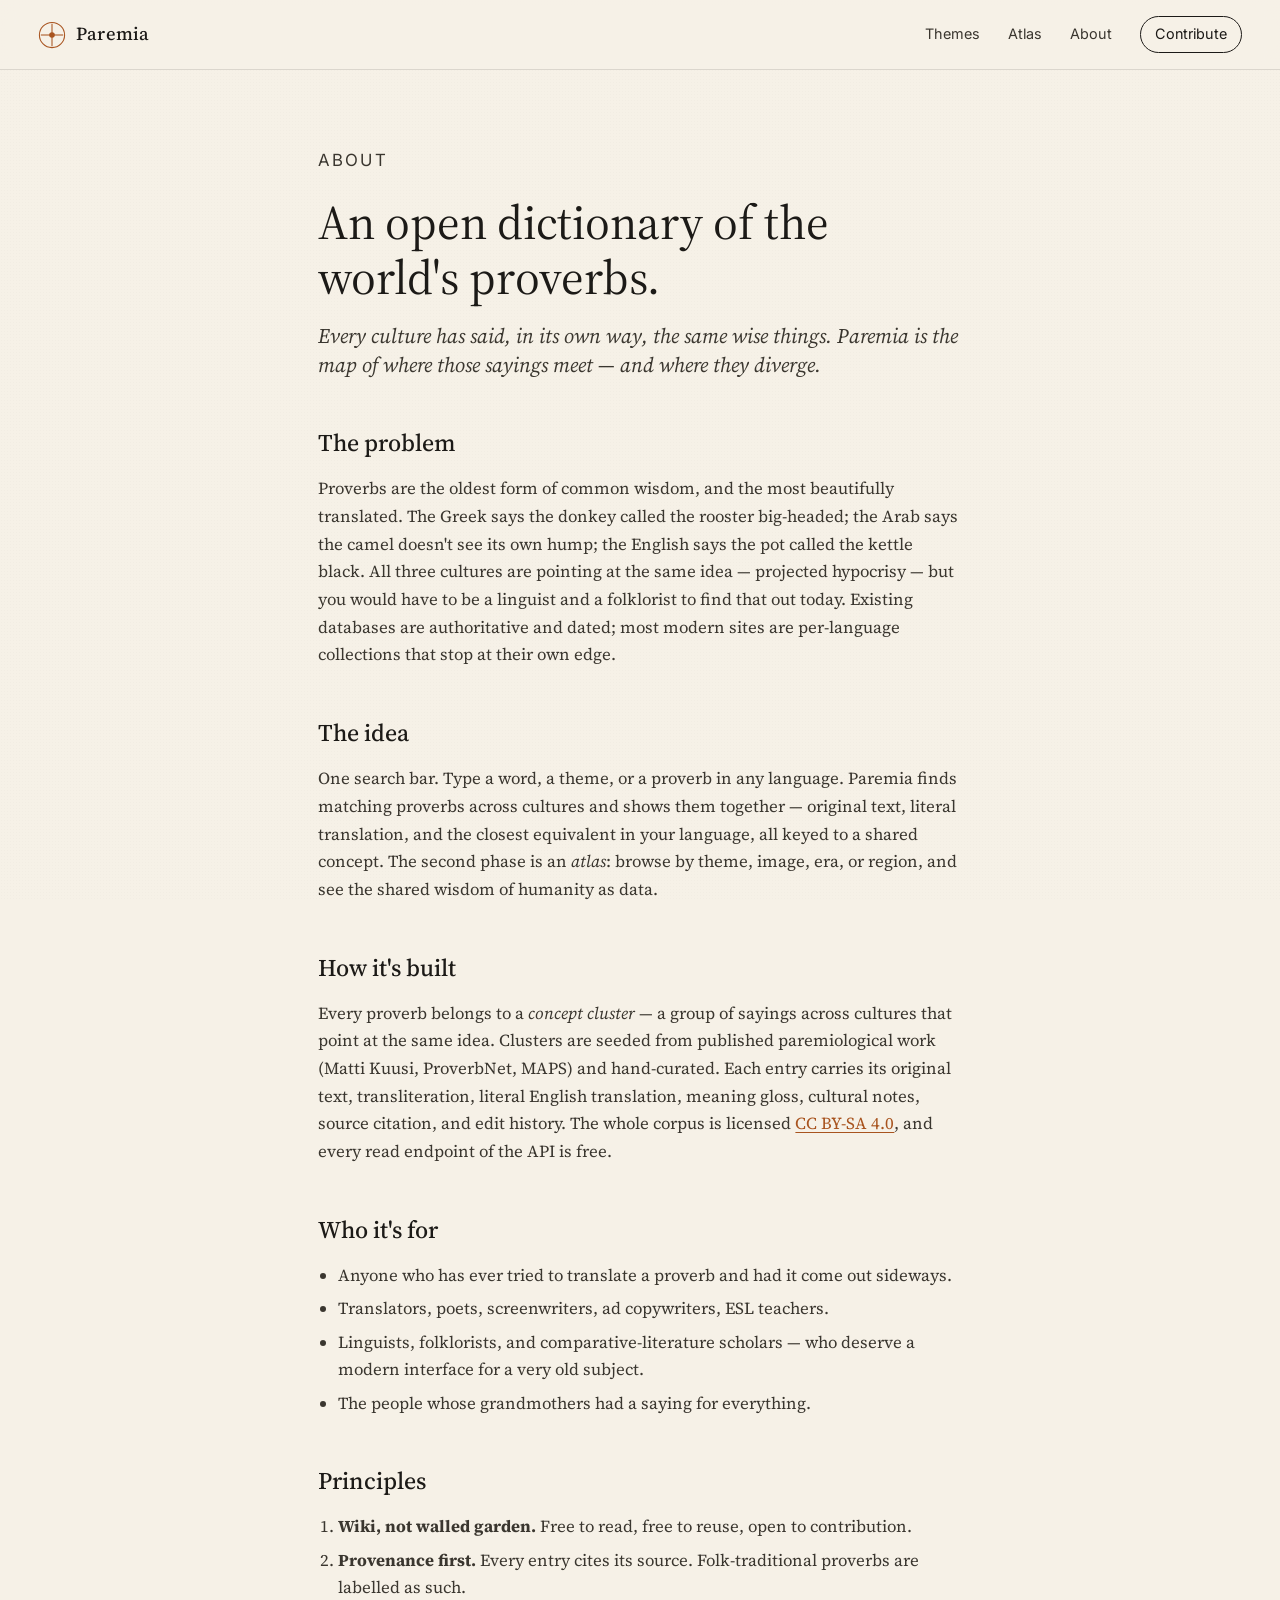
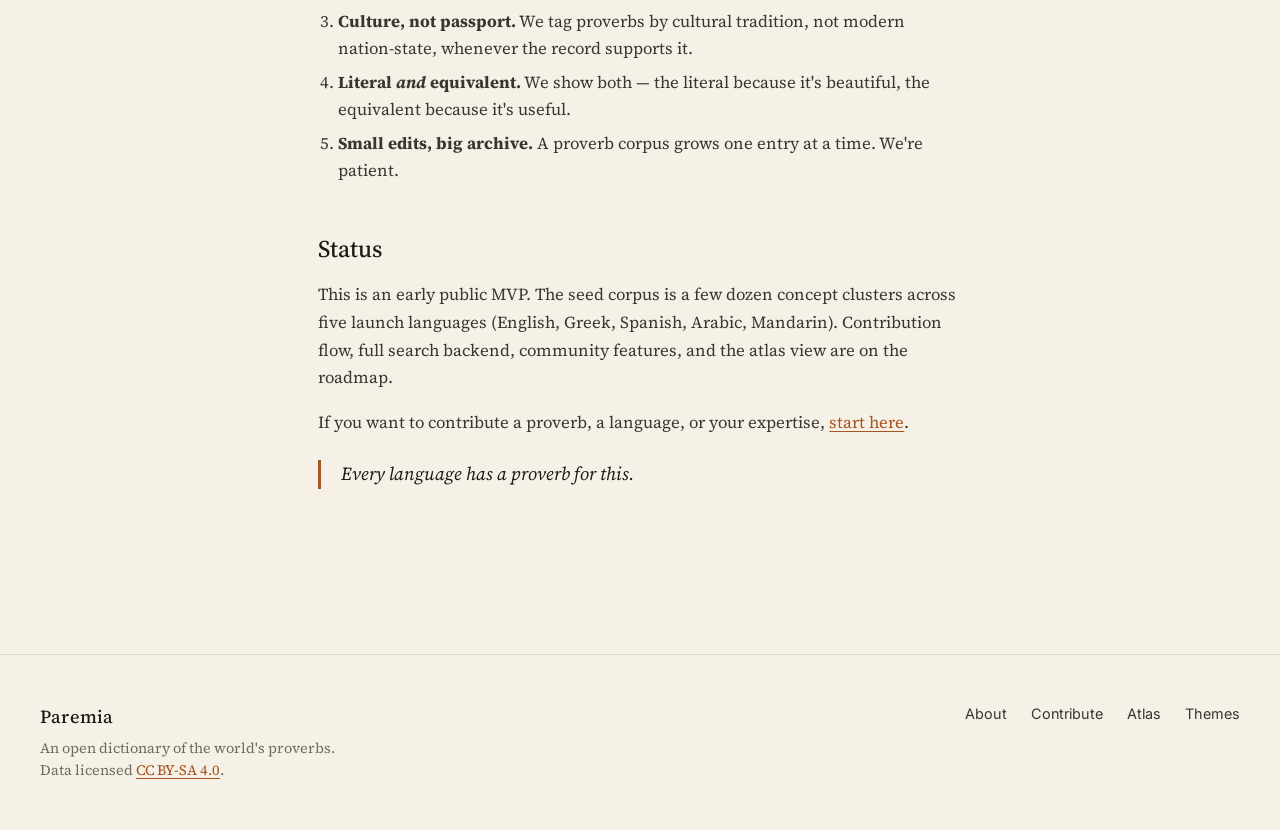
<file: about.html>
<!doctype html>
<html lang="en">
  <head>
    <meta charset="utf-8" />
    <meta name="viewport" content="width=device-width, initial-scale=1" />
    <title>About — Paremia</title>
    <meta name="description" content="Paremia is an open, cross-cultural map of the world's proverbs. Read the mission." />
    <link rel="icon" href="favicon.svg" type="image/svg+xml" />
    <link
      href="https://api.fontshare.com/v2/css?f[]=boska@400,500,700,400i&display=swap"
      rel="stylesheet"
    />
    <link rel="preconnect" href="https://fonts.googleapis.com" />
    <link rel="preconnect" href="https://fonts.gstatic.com" crossorigin />
    <link
      href="https://fonts.googleapis.com/css2?family=Source+Serif+4:ital,opsz,wght@0,8..60,300..700;1,8..60,300..700&family=Inter:wght@400;500;600&display=swap"
      rel="stylesheet"
    />
    <link rel="stylesheet" href="style.css" />
  </head>
  <body>
    <header class="site-header">
      <a class="brand" href="./" aria-label="Paremia — home">
        <svg class="brand-mark" width="28" height="28" viewBox="0 0 40 40" fill="none" aria-hidden="true">
          <circle cx="20" cy="20" r="18" stroke="currentColor" stroke-width="1.5" />
          <path d="M20 4 V36" stroke="currentColor" stroke-width="1.5" />
          <path d="M4 20 H36" stroke="currentColor" stroke-width="1.5" />
          <circle cx="20" cy="20" r="4" fill="currentColor" />
        </svg>
        <span class="brand-word">Paremia</span>
      </a>
      <nav class="site-nav">
        <a href="./#themes">Themes</a>
        <a href="./#atlas">Atlas</a>
        <a href="about.html">About</a>
        <a href="contribute.html" class="nav-cta">Contribute</a>
      </nav>
    </header>

    <main>
      <article class="article">
        <p class="eyebrow">About</p>
        <h1>An open dictionary of the world's proverbs.</h1>
        <p class="article-lede">
          Every culture has said, in its own way, the same wise things. Paremia is the map of
          where those sayings meet — and where they diverge.
        </p>

        <h2>The problem</h2>
        <p>
          Proverbs are the oldest form of common wisdom, and the most beautifully translated. The
          Greek says the donkey called the rooster big-headed; the Arab says the camel doesn't see
          its own hump; the English says the pot called the kettle black. All three cultures are
          pointing at the same idea — projected hypocrisy — but you would have to be a linguist
          and a folklorist to find that out today. Existing databases are authoritative and dated;
          most modern sites are per-language collections that stop at their own edge.
        </p>

        <h2>The idea</h2>
        <p>
          One search bar. Type a word, a theme, or a proverb in any language. Paremia finds
          matching proverbs across cultures and shows them together — original text, literal
          translation, and the closest equivalent in your language, all keyed to a shared concept.
          The second phase is an <em>atlas</em>: browse by theme, image, era, or region, and see
          the shared wisdom of humanity as data.
        </p>

        <h2>How it's built</h2>
        <p>
          Every proverb belongs to a <em>concept cluster</em> — a group of sayings across cultures
          that point at the same idea. Clusters are seeded from published paremiological work
          (Matti Kuusi, ProverbNet, MAPS) and hand-curated. Each entry carries its original text,
          transliteration, literal English translation, meaning gloss, cultural notes, source
          citation, and edit history. The whole corpus is licensed
          <a href="https://creativecommons.org/licenses/by-sa/4.0/">CC BY-SA 4.0</a>, and every
          read endpoint of the API is free.
        </p>

        <h2>Who it's for</h2>
        <ul>
          <li>Anyone who has ever tried to translate a proverb and had it come out sideways.</li>
          <li>Translators, poets, screenwriters, ad copywriters, ESL teachers.</li>
          <li>
            Linguists, folklorists, and comparative-literature scholars — who deserve a modern
            interface for a very old subject.
          </li>
          <li>The people whose grandmothers had a saying for everything.</li>
        </ul>

        <h2>Principles</h2>
        <ol>
          <li>
            <strong>Wiki, not walled garden.</strong> Free to read, free to reuse, open to
            contribution.
          </li>
          <li>
            <strong>Provenance first.</strong> Every entry cites its source. Folk-traditional
            proverbs are labelled as such.
          </li>
          <li>
            <strong>Culture, not passport.</strong> We tag proverbs by cultural tradition, not
            modern nation-state, whenever the record supports it.
          </li>
          <li>
            <strong>Literal <em>and</em> equivalent.</strong> We show both — the literal because
            it's beautiful, the equivalent because it's useful.
          </li>
          <li>
            <strong>Small edits, big archive.</strong> A proverb corpus grows one entry at a time.
            We're patient.
          </li>
        </ol>

        <h2>Status</h2>
        <p>
          This is an early public MVP. The seed corpus is a few dozen concept clusters across five
          launch languages (English, Greek, Spanish, Arabic, Mandarin). Contribution flow, full
          search backend, community features, and the atlas view are on the roadmap.
        </p>
        <p>
          If you want to contribute a proverb, a language, or your expertise, <a href="contribute.html">start here</a>.
        </p>

        <blockquote>Every language has a proverb for this.</blockquote>
      </article>
    </main>

    <footer class="site-footer">
      <div class="footer-inner">
        <div>
          <p class="brand-word footer-brand">Paremia</p>
          <p class="footer-note">
            An open dictionary of the world's proverbs. Data licensed <a href="https://creativecommons.org/licenses/by-sa/4.0/">CC BY-SA 4.0</a>.
          </p>
        </div>
        <nav aria-label="Footer">
          <a href="about.html">About</a>
          <a href="contribute.html">Contribute</a>
          <a href="./#atlas">Atlas</a>
          <a href="./#themes">Themes</a>
        </nav>
      </div>
    </footer>
  </body>
</html>
</file>
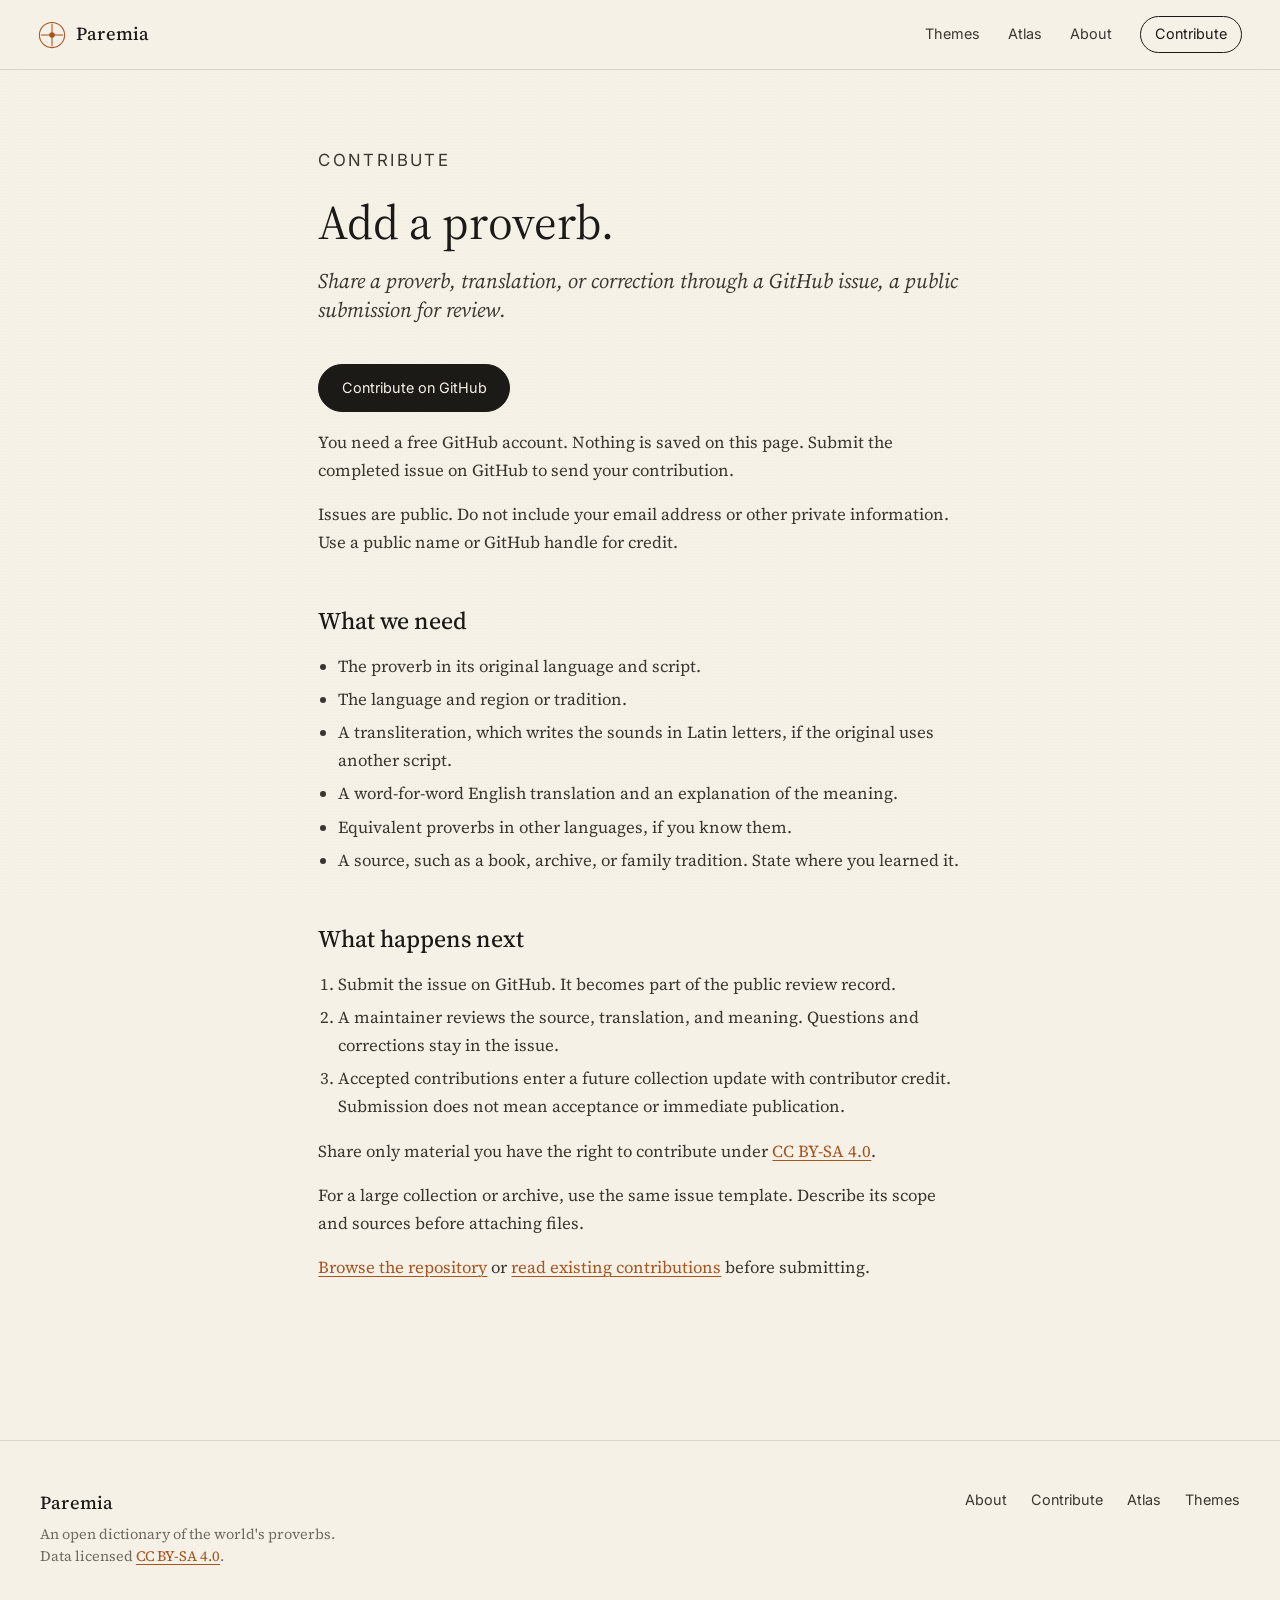
<file: contribute.html>
<!doctype html>
<html lang="en">
  <head>
    <meta charset="utf-8" />
    <meta name="viewport" content="width=device-width, initial-scale=1" />
    <title>Contribute — Paremia Demo</title>
    <meta property="og:title" content="Contribute — Paremia Demo" />
    <meta property="og:site_name" content="Ncoded.media" />
    <meta name="twitter:title" content="Contribute — Paremia Demo" />
    <meta name="description" content="Contribute a proverb to Paremia through a public GitHub issue." />
    <link rel="icon" href="./favicon.svg" type="image/svg+xml" />
    <link href="https://api.fontshare.com/v2/css?f[]=boska@400,500,700,400i&display=swap" rel="stylesheet" />
    <link rel="preconnect" href="https://fonts.googleapis.com" />
    <link rel="preconnect" href="https://fonts.gstatic.com" crossorigin />
    <link href="https://fonts.googleapis.com/css2?family=Source+Serif+4:ital,opsz,wght@0,8..60,300..700;1,8..60,300..700&family=Inter:wght@400;500;600&display=swap" rel="stylesheet" />
    <link rel="stylesheet" href="./style.css" />
  </head>
  <body>
    <header class="site-header">
      <a class="brand" href="./" aria-label="Paremia home">
        <svg class="brand-mark" width="28" height="28" viewBox="0 0 40 40" fill="none" aria-hidden="true">
          <circle cx="20" cy="20" r="18" stroke="currentColor" stroke-width="1.5" />
          <path d="M20 4 V36" stroke="currentColor" stroke-width="1.5" />
          <path d="M4 20 H36" stroke="currentColor" stroke-width="1.5" />
          <circle cx="20" cy="20" r="4" fill="currentColor" />
        </svg>
        <span class="brand-word">Paremia</span>
      </a>
      <nav class="site-nav" aria-label="Main">
        <a href="./#themes">Themes</a>
        <a href="./#atlas">Atlas</a>
        <a href="about.html">About</a>
        <a href="contribute.html" class="nav-cta" aria-current="page">Contribute</a>
      </nav>
    </header>
    <main>
      <article class="article">
        <p class="eyebrow">Contribute</p>
        <h1>Add a proverb.</h1>
        <p class="article-lede">Share a proverb, translation, or correction through a GitHub issue, a public submission for review.</p>
        <p><a class="btn btn-primary" href="https://github.com/igwana12/paremia/issues/new?template=contribute.md">Contribute on GitHub</a></p>
        <p>You need a free GitHub account. Nothing is saved on this page. Submit the completed issue on GitHub to send your contribution.</p>
        <p>Issues are public. Do not include your email address or other private information. Use a public name or GitHub handle for credit.</p>
        <h2>What we need</h2>
        <ul>
          <li>The proverb in its original language and script.</li>
          <li>The language and region or tradition.</li>
          <li>A transliteration, which writes the sounds in Latin letters, if the original uses another script.</li>
          <li>A word-for-word English translation and an explanation of the meaning.</li>
          <li>Equivalent proverbs in other languages, if you know them.</li>
          <li>A source, such as a book, archive, or family tradition. State where you learned it.</li>
        </ul>
        <h2>What happens next</h2>
        <ol>
          <li>Submit the issue on GitHub. It becomes part of the public review record.</li>
          <li>A maintainer reviews the source, translation, and meaning. Questions and corrections stay in the issue.</li>
          <li>Accepted contributions enter a future collection update with contributor credit. Submission does not mean acceptance or immediate publication.</li>
        </ol>
        <p>Share only material you have the right to contribute under <a href="https://creativecommons.org/licenses/by-sa/4.0/">CC BY-SA 4.0</a>.</p>
        <p>For a large collection or archive, use the same issue template. Describe its scope and sources before attaching files.</p>
        <p><a href="https://github.com/igwana12/paremia">Browse the repository</a> or <a href="https://github.com/igwana12/paremia/issues">read existing contributions</a> before submitting.</p>
      </article>
    </main>
    <footer class="site-footer">
      <div class="footer-inner">
        <div>
          <p class="brand-word footer-brand">Paremia</p>
          <p class="footer-note">An open dictionary of the world's proverbs. Data licensed <a href="https://creativecommons.org/licenses/by-sa/4.0/">CC BY-SA 4.0</a>.</p>
        </div>
        <nav aria-label="Footer">
          <a href="about.html">About</a>
          <a href="contribute.html">Contribute</a>
          <a href="./#atlas">Atlas</a>
          <a href="./#themes">Themes</a>
        </nav>
      </div>
    </footer>
  </body>
</html>
</file>
<file: style.css>
/* Wiki Proverb — editorial serif, warm paper, single ochre accent */

:root {
  /* Warm paper palette */
  --paper: #f6f1e7;
  --paper-2: #efe8d8;
  --ink: #1c1a17;
  --ink-2: #3a362f;
  --muted: #6f6a5f;
  --hair: rgba(28, 26, 23, 0.12);
  --hair-strong: rgba(28, 26, 23, 0.28);
  --accent: #a8541f; /* oxblood-ochre */
  --accent-2: #8b3d15;
  --gold: #b28a3e;

  --font-display: 'Boska', 'Source Serif 4', Georgia, serif;
  --font-body: 'Source Serif 4', Georgia, serif;
  --font-ui: 'Inter', system-ui, -apple-system, sans-serif;

  --radius: 4px;
  --radius-lg: 8px;
  --shadow: 0 1px 2px rgba(28, 26, 23, 0.05), 0 8px 24px rgba(28, 26, 23, 0.06);

  --max: 1200px;
  --gutter: clamp(1rem, 3vw, 2.5rem);
}

* {
  box-sizing: border-box;
}
html {
  -webkit-text-size-adjust: 100%;
  scroll-behavior: smooth;
}
body {
  margin: 0;
  background: var(--paper);
  color: var(--ink);
  font-family: var(--font-body);
  font-size: 17px;
  line-height: 1.55;
  font-optical-sizing: auto;
  -webkit-font-smoothing: antialiased;
  text-rendering: optimizeLegibility;
}

/* Grain overlay — subtle warmth */
body::before {
  content: '';
  position: fixed;
  inset: 0;
  pointer-events: none;
  z-index: 0;
  opacity: 0.35;
  mix-blend-mode: multiply;
  background-image: radial-gradient(rgba(28, 26, 23, 0.05) 1px, transparent 1px);
  background-size: 3px 3px;
}

.visually-hidden {
  position: absolute;
  width: 1px;
  height: 1px;
  padding: 0;
  margin: -1px;
  overflow: hidden;
  clip: rect(0, 0, 0, 0);
  white-space: nowrap;
  border: 0;
}

a {
  color: var(--accent);
  text-decoration: underline;
  text-decoration-thickness: 1px;
  text-underline-offset: 3px;
  transition: color 0.15s ease;
}
a:hover {
  color: var(--accent-2);
}

/* ---------- HEADER ---------- */
.site-header {
  position: sticky;
  top: 0;
  z-index: 40;
  display: flex;
  justify-content: space-between;
  align-items: center;
  padding: 1rem var(--gutter);
  background: color-mix(in oklab, var(--paper) 88%, transparent);
  backdrop-filter: blur(10px);
  -webkit-backdrop-filter: blur(10px);
  border-bottom: 1px solid var(--hair);
}
.brand {
  display: flex;
  align-items: center;
  gap: 0.6rem;
  text-decoration: none;
  color: var(--ink);
}
.brand-mark {
  color: var(--accent);
}
.brand-word {
  font-family: var(--font-display);
  font-size: 1.15rem;
  font-weight: 500;
  letter-spacing: 0.01em;
}
.site-nav {
  display: flex;
  gap: 1.75rem;
  align-items: center;
  font-family: var(--font-ui);
  font-size: 0.9rem;
}
.site-nav a {
  color: var(--ink-2);
  text-decoration: none;
}
.site-nav a:hover {
  color: var(--accent);
}
.nav-cta {
  padding: 0.4rem 0.85rem;
  border: 1px solid var(--ink);
  border-radius: 999px;
  color: var(--ink) !important;
}
.nav-cta:hover {
  background: var(--ink);
  color: var(--paper) !important;
}
@media (max-width: 640px) {
  .site-nav {
    gap: 1rem;
  }
  .site-nav a:not(.nav-cta) {
    display: none;
  }
}

/* ---------- HERO ---------- */
main {
  position: relative;
  z-index: 1;
}
.hero {
  max-width: 900px;
  margin: 0 auto;
  padding: clamp(3rem, 8vw, 6rem) var(--gutter) 3rem;
  text-align: center;
}
.eyebrow {
  font-family: var(--font-ui);
  font-size: 0.75rem;
  letter-spacing: 0.14em;
  text-transform: uppercase;
  color: var(--muted);
  margin: 0 0 1.25rem;
}
.hero-title {
  font-family: var(--font-display);
  font-weight: 400;
  font-size: clamp(2.4rem, 6vw, 4.5rem);
  line-height: 1.05;
  letter-spacing: -0.015em;
  margin: 0 0 1.25rem;
  color: var(--ink);
}
.hero-title em {
  font-style: italic;
  color: var(--accent);
}
.hero-sub {
  font-size: clamp(1rem, 1.2vw, 1.15rem);
  color: var(--ink-2);
  max-width: 620px;
  margin: 0 auto 2.5rem;
}

/* Search bar */
.search {
  position: relative;
  max-width: 640px;
  margin: 0 auto;
  display: flex;
  align-items: center;
  background: #fff;
  border: 1px solid var(--hair-strong);
  border-radius: 999px;
  padding: 0.35rem 0.35rem 0.35rem 1.1rem;
  box-shadow: var(--shadow);
  transition: border-color 0.2s ease, box-shadow 0.2s ease;
}
.search:focus-within {
  border-color: var(--accent);
  box-shadow: 0 0 0 4px rgba(168, 84, 31, 0.12), var(--shadow);
}
.search-icon {
  color: var(--muted);
  flex-shrink: 0;
}
.search input {
  flex: 1;
  border: 0;
  outline: 0;
  background: transparent;
  padding: 0.85rem 0.85rem;
  font-family: var(--font-body);
  font-size: 1.05rem;
  color: var(--ink);
}
.search input::placeholder {
  color: var(--muted);
  font-style: italic;
}
.search-clear {
  width: 40px;
  height: 40px;
  border-radius: 999px;
  border: 0;
  background: transparent;
  color: var(--muted);
  font-size: 1.4rem;
  cursor: pointer;
  display: none;
}
.search-clear:hover {
  background: var(--paper-2);
  color: var(--ink);
}
.search.has-value .search-clear {
  display: inline-block;
}

.chips {
  margin-top: 1.5rem;
  display: flex;
  flex-wrap: wrap;
  gap: 0.5rem;
  justify-content: center;
  align-items: center;
  font-family: var(--font-ui);
  font-size: 0.85rem;
}
.chips-label {
  color: var(--muted);
  margin-right: 0.25rem;
}
.chip {
  background: transparent;
  border: 1px solid var(--hair-strong);
  border-radius: 999px;
  padding: 0.35rem 0.85rem;
  color: var(--ink-2);
  font-family: inherit;
  font-size: inherit;
  cursor: pointer;
  transition: all 0.15s ease;
}
.chip:hover {
  border-color: var(--accent);
  color: var(--accent);
}

/* ---------- SECTIONS ---------- */
.section {
  max-width: var(--max);
  margin: 0 auto;
  padding: clamp(3rem, 6vw, 5rem) var(--gutter);
}
.section-head {
  max-width: 640px;
  margin: 0 auto 2.5rem;
  text-align: center;
}
.section-head h2 {
  font-family: var(--font-display);
  font-weight: 400;
  font-size: clamp(1.8rem, 3.5vw, 2.5rem);
  line-height: 1.15;
  letter-spacing: -0.01em;
  margin: 0 0 0.75rem;
}
.section-head p {
  color: var(--muted);
  margin: 0;
}

/* Featured proverb */
.featured {
  max-width: 840px;
}
.featured-card {
  border-top: 1px solid var(--hair);
  border-bottom: 1px solid var(--hair);
  padding: 3rem 0;
  text-align: center;
}
.featured .featured-original {
  font-family: var(--font-display);
  font-size: clamp(1.6rem, 3vw, 2.2rem);
  line-height: 1.3;
  color: var(--ink);
  margin: 0 0 1rem;
}
.featured .featured-literal {
  font-style: italic;
  color: var(--ink-2);
  font-size: 1.1rem;
  margin: 0 0 0.5rem;
}
.featured .featured-meta {
  font-family: var(--font-ui);
  font-size: 0.8rem;
  letter-spacing: 0.1em;
  text-transform: uppercase;
  color: var(--muted);
  margin-top: 1.5rem;
}

/* Themes grid */
.theme-grid {
  display: grid;
  grid-template-columns: repeat(auto-fill, minmax(200px, 1fr));
  gap: 0.75rem;
}
.theme-card {
  background: var(--paper);
  padding: 1.35rem 1.25rem;
  cursor: pointer;
  border: 1px solid var(--hair);
  border-radius: var(--radius);
  text-align: left;
  font-family: inherit;
  transition: background 0.2s ease, border-color 0.2s ease, transform 0.2s ease;
}
.theme-card:hover {
  border-color: var(--hair-strong);
  background: var(--paper-2);
  transform: translateY(-1px);
}
.theme-card .theme-name {
  font-family: var(--font-display);
  font-size: 1.3rem;
  color: var(--ink);
  margin: 0 0 0.35rem;
  font-weight: 400;
}
.theme-card .theme-count {
  font-family: var(--font-ui);
  font-size: 0.78rem;
  color: var(--muted);
  letter-spacing: 0.06em;
  text-transform: uppercase;
}

/* Atlas */
.atlas-grid {
  display: grid;
  grid-template-columns: repeat(auto-fit, minmax(300px, 1fr));
  gap: 1.5rem;
}
.atlas-card {
  background: #fff;
  border: 1px solid var(--hair);
  border-radius: var(--radius-lg);
  padding: 1.75rem;
}
.atlas-card h3 {
  font-family: var(--font-display);
  font-weight: 500;
  font-size: 1.15rem;
  margin: 0 0 0.35rem;
  color: var(--ink);
}
.atlas-card .atlas-note {
  color: var(--muted);
  font-size: 0.9rem;
  margin: 0 0 1.25rem;
}
.bar-list {
  list-style: none;
  padding: 0;
  margin: 0;
  counter-reset: bar;
}
.bar-list li {
  counter-increment: bar;
  display: grid;
  grid-template-columns: 1.5rem 1fr auto;
  gap: 0.75rem;
  align-items: center;
  padding: 0.5rem 0;
  border-top: 1px solid var(--hair);
  font-size: 0.95rem;
}
.bar-list li::before {
  content: counter(bar);
  font-family: var(--font-ui);
  font-size: 0.75rem;
  color: var(--muted);
}
.bar-list .bar-label {
  display: flex;
  flex-direction: column;
  gap: 0.35rem;
}
.bar-list .bar-track {
  height: 3px;
  background: var(--paper-2);
  border-radius: 2px;
  overflow: hidden;
}
.bar-list .bar-fill {
  height: 100%;
  background: var(--accent);
}
.bar-list .bar-count {
  font-family: var(--font-ui);
  font-size: 0.8rem;
  color: var(--muted);
  tabular-nums: on;
}

.timeline {
  list-style: none;
  padding: 0;
  margin: 0;
}
.timeline li {
  display: grid;
  grid-template-columns: 5rem 1fr;
  gap: 1rem;
  padding: 0.7rem 0;
  border-top: 1px solid var(--hair);
}
.timeline .year {
  font-family: var(--font-display);
  color: var(--accent);
  font-size: 1rem;
}
.timeline .label {
  color: var(--ink-2);
  font-size: 0.95rem;
}

/* ---------- ATLAS PLATE ---------- */
.atlas-plate {
  margin: 0 0 1.5rem;
}
.plate-frame {
  background: #fff;
  border: 1px solid var(--hair);
  border-radius: var(--radius-lg);
  padding: 1.75rem 1.75rem 1.5rem;
}
.plate-title {
  font-family: var(--font-ui);
  font-size: 0.72rem;
  letter-spacing: 0.18em;
  text-transform: uppercase;
  color: var(--muted);
  text-align: center;
  margin: 0 0 1.25rem;
}
#plate-svg {
  display: block;
  width: 100%;
  height: auto;
  background: var(--paper);
  border: 1px solid var(--hair);
  border-radius: var(--radius);
}
.plate-land {
  fill: var(--paper-2);
  stroke: rgba(168, 84, 31, 0.28);
  stroke-width: 0.6;
  vector-effect: non-scaling-stroke;
}
.plate-arc {
  fill: none;
  stroke: var(--accent);
  stroke-width: 1;
  vector-effect: non-scaling-stroke;
  opacity: 0.08;
  transition: opacity 0.35s ease;
  pointer-events: none;
}
#plate-svg.is-focused .plate-arc {
  opacity: 0.025;
}
#plate-svg.is-focused .plate-arc.active {
  opacity: 0.8;
  stroke-dasharray: 6 5;
  animation: plate-dash 16s linear infinite;
}
@keyframes plate-dash {
  to {
    stroke-dashoffset: -220;
  }
}
.plate-node {
  cursor: pointer;
}
.plate-node .node-hit {
  fill: transparent;
}
.plate-node .node-core {
  fill: var(--accent);
  transition: fill 0.2s ease;
}
.plate-node .node-halo {
  fill: none;
  stroke: var(--accent);
  stroke-width: 1;
  vector-effect: non-scaling-stroke;
  opacity: 0.35;
  transition: opacity 0.2s ease, r 0.2s ease;
}
.plate-node:hover .node-core,
.plate-node:focus-visible .node-core {
  fill: var(--accent-2);
}
.plate-node:hover .node-halo,
.plate-node:focus-visible .node-halo {
  opacity: 0.7;
}
.plate-node text {
  font-family: var(--font-ui);
  font-size: 12.5px;
  letter-spacing: 0.12em;
  text-transform: uppercase;
  fill: var(--ink-2);
  pointer-events: none;
  /* ~30 anchors would collide as permanent labels — reveal on hover/focus */
  opacity: 0;
  transition: opacity 0.15s ease;
}
.plate-node:hover text,
.plate-node:focus-visible text {
  opacity: 1;
}
.plate-node text .node-count {
  fill: var(--muted);
}
.plate-node:focus {
  outline: none;
}
.plate-caption {
  font-family: var(--font-body);
  font-style: italic;
  text-align: center;
  color: var(--muted);
  font-size: 0.95rem;
  line-height: 1.5;
  margin: 1.25rem auto 0;
  max-width: 620px;
  min-height: 2.9em;
}
.plate-legend {
  /* Always visible now that map labels are hover-only */
  display: flex;
  flex-wrap: wrap;
  justify-content: center;
  gap: 0.4rem;
  margin-top: 1rem;
}
.bar-list .bar-more {
  display: block;
  font-family: var(--font-body);
  font-style: italic;
  color: var(--muted);
  font-size: 0.85rem;
  padding-left: 0;
}
.bar-list .bar-more::before {
  content: none;
}
.plate-index {
  display: flex;
  flex-wrap: wrap;
  justify-content: center;
  gap: 0.4rem 0.5rem;
  margin-top: 1rem;
  padding-top: 1.25rem;
  border-top: 1px solid var(--hair);
}
.plate-concept,
.plate-legend-item {
  font-family: ui-monospace, 'SF Mono', Menlo, monospace;
  font-size: 0.68rem;
  letter-spacing: 0.08em;
  text-transform: uppercase;
  color: var(--ink-2);
  background: transparent;
  border: 1px solid var(--hair);
  border-radius: 999px;
  padding: 0.32rem 0.7rem;
  cursor: pointer;
  transition: color 0.15s ease, border-color 0.15s ease, background 0.15s ease;
}
.plate-concept:hover,
.plate-concept:focus-visible,
.plate-concept.active,
.plate-legend-item:hover {
  border-color: var(--accent);
  color: var(--accent);
  background: rgba(168, 84, 31, 0.05);
}
@media (max-width: 640px) {
  .plate-frame {
    padding: 1.1rem 1rem 1rem;
  }
  .plate-legend {
    display: flex;
  }
  #plate-svg .plate-node text {
    display: none;
  }
  .plate-caption {
    font-size: 0.88rem;
  }
}
@media (prefers-reduced-motion: reduce) {
  #plate-svg.is-focused .plate-arc.active {
    animation: none;
  }
}

/* Manifesto */
.manifesto {
  text-align: center;
  padding-top: 5rem;
  padding-bottom: 6rem;
}
.manifesto-inner {
  max-width: 680px;
  margin: 0 auto;
}
.manifesto-body {
  font-family: var(--font-display);
  font-size: clamp(1.25rem, 2vw, 1.5rem);
  line-height: 1.5;
  color: var(--ink);
  margin: 0 0 1.5rem;
}
.manifesto-actions {
  display: flex;
  gap: 0.75rem;
  justify-content: center;
  margin-top: 2rem;
  flex-wrap: wrap;
}
.btn {
  display: inline-block;
  font-family: var(--font-ui);
  font-size: 0.9rem;
  padding: 0.7rem 1.4rem;
  border-radius: 999px;
  border: 1px solid transparent;
  cursor: pointer;
  text-decoration: none;
  transition: all 0.15s ease;
}
.btn-primary {
  background: var(--ink);
  color: var(--paper);
  border-color: var(--ink);
}
.btn-primary:hover {
  background: var(--accent);
  border-color: var(--accent);
  color: #fff;
}
.btn-ghost {
  color: var(--ink);
  border-color: var(--hair-strong);
  background: transparent;
}
.btn-ghost:hover {
  border-color: var(--ink);
  color: var(--ink);
}

/* ---------- RESULTS ---------- */
.results {
  max-width: var(--max);
  margin: 0 auto;
  padding: 0 var(--gutter) 3rem;
}
.results-meta {
  display: flex;
  justify-content: space-between;
  align-items: center;
  padding: 1rem 0;
  border-bottom: 1px solid var(--hair);
  font-family: var(--font-ui);
  font-size: 0.9rem;
  color: var(--muted);
  gap: 1rem;
  flex-wrap: wrap;
}
.filters {
  display: flex;
  align-items: center;
  gap: 0.5rem;
}
.filters label {
  font-size: 0.85rem;
}
.filters select {
  font-family: var(--font-ui);
  font-size: 0.9rem;
  padding: 0.35rem 0.6rem;
  border: 1px solid var(--hair-strong);
  border-radius: var(--radius);
  background: var(--paper);
  color: var(--ink);
}

.results-list {
  display: flex;
  flex-direction: column;
  gap: 1px;
  background: var(--hair);
  border-bottom: 1px solid var(--hair);
}
.result {
  background: var(--paper);
  padding: 1.75rem 0;
  cursor: pointer;
  transition: background 0.15s ease;
  border: 0;
  width: 100%;
  text-align: left;
  font-family: inherit;
}
.result:hover {
  background: var(--paper-2);
}
.result-header {
  display: flex;
  gap: 0.75rem;
  align-items: baseline;
  margin-bottom: 0.5rem;
  flex-wrap: wrap;
}
.result-flag {
  font-family: var(--font-ui);
  font-size: 0.72rem;
  letter-spacing: 0.14em;
  text-transform: uppercase;
  color: var(--muted);
  border: 1px solid var(--hair-strong);
  padding: 0.15rem 0.5rem;
  border-radius: 999px;
}
.result-original {
  font-family: var(--font-display);
  font-size: clamp(1.25rem, 2vw, 1.7rem);
  line-height: 1.3;
  color: var(--ink);
  margin: 0 0 0.4rem;
  font-weight: 400;
}
.result-original.rtl {
  direction: rtl;
  text-align: right;
  font-family: 'Noto Naskh Arabic', var(--font-display);
}
.result-original.zh {
  font-family: 'Noto Serif SC', var(--font-display);
}
.result-transliteration {
  font-style: italic;
  color: var(--muted);
  font-size: 0.95rem;
  margin: 0 0 0.35rem;
}
.result-literal {
  color: var(--ink-2);
  margin: 0.35rem 0 0.75rem;
  font-size: 1rem;
}
.result-literal::before {
  content: 'literal · ';
  font-family: var(--font-ui);
  font-size: 0.7rem;
  letter-spacing: 0.14em;
  text-transform: uppercase;
  color: var(--muted);
}
.result-equivalent {
  color: var(--ink);
  font-size: 0.98rem;
  margin: 0;
}
.result-equivalent::before {
  content: 'equivalent · ';
  font-family: var(--font-ui);
  font-size: 0.7rem;
  letter-spacing: 0.14em;
  text-transform: uppercase;
  color: var(--muted);
}
.result-tags {
  margin-top: 1rem;
  display: flex;
  gap: 0.4rem;
  flex-wrap: wrap;
}
.tag-chip {
  font-family: ui-monospace, 'SF Mono', Menlo, monospace;
  font-size: 0.66rem;
  letter-spacing: 0.08em;
  text-transform: uppercase;
  color: var(--muted);
  background: transparent;
  border: 1px solid var(--hair);
  border-radius: 999px;
  padding: 0.22rem 0.6rem;
  cursor: pointer;
  transition: color 0.15s ease, border-color 0.15s ease, background 0.15s ease;
}
.tag-chip:hover,
.tag-chip:focus-visible {
  border-color: var(--accent);
  color: var(--accent);
  background: rgba(168, 84, 31, 0.05);
}
.result:focus-visible {
  outline: 2px solid var(--accent);
  outline-offset: -2px;
}

/* ---------- EMBLEM PLATES ---------- */
.result-thumb {
  float: right;
  width: 72px;
  height: 72px;
  object-fit: cover;
  border: 1px solid var(--hair-strong);
  border-radius: var(--radius);
  background: var(--paper);
  margin: 0 0 0.5rem 1.25rem;
}
.modal-plate {
  float: right;
  clear: right;
  width: min(180px, 34%);
  margin: 0.35rem 0 1rem 1.5rem;
}
.modal-plate img {
  display: block;
  width: 100%;
  aspect-ratio: 1;
  object-fit: cover;
  padding: 4px;
  background: var(--paper);
  border: 1px solid var(--hair-strong);
  border-radius: var(--radius);
}
.modal-plate figcaption {
  font-family: ui-monospace, 'SF Mono', Menlo, monospace;
  font-size: 0.66rem;
  letter-spacing: 0.14em;
  text-transform: uppercase;
  color: var(--muted);
  text-align: center;
  margin-top: 0.45rem;
}
@media (max-width: 560px) {
  .result-thumb {
    width: 56px;
    height: 56px;
    margin-left: 1rem;
  }
  .modal-plate {
    width: 110px;
    margin-left: 1rem;
  }
}

.no-results {
  padding: 4rem 0;
  text-align: center;
  color: var(--muted);
  font-family: var(--font-display);
  font-size: 1.3rem;
}
.no-results em {
  color: var(--accent);
}

/* ---------- MODAL ---------- */
.proverb-modal {
  border: 0;
  padding: 0;
  max-width: 780px;
  width: calc(100vw - 2rem);
  max-height: 90vh;
  border-radius: var(--radius-lg);
  background: var(--paper);
  color: var(--ink);
  box-shadow: 0 24px 60px rgba(28, 26, 23, 0.3);
}
.proverb-modal::backdrop {
  background: rgba(28, 26, 23, 0.55);
  backdrop-filter: blur(4px);
}
.modal-inner {
  padding: 3rem 2.5rem;
  max-height: 90vh;
  overflow-y: auto;
}
.modal-close {
  position: sticky;
  top: 0;
  float: right;
  width: 36px;
  height: 36px;
  border-radius: 999px;
  border: 1px solid var(--hair-strong);
  background: var(--paper);
  cursor: pointer;
  font-size: 1.2rem;
  color: var(--ink-2);
  margin-bottom: -36px;
}
.modal-close:hover {
  background: var(--ink);
  color: var(--paper);
  border-color: var(--ink);
}
.modal-concept-title {
  font-family: var(--font-ui);
  font-size: 0.75rem;
  letter-spacing: 0.14em;
  text-transform: uppercase;
  color: var(--muted);
  margin: 0 0 0.5rem;
}
.modal-concept-gloss {
  font-family: var(--font-display);
  font-size: clamp(1.3rem, 2.5vw, 1.7rem);
  font-weight: 400;
  line-height: 1.3;
  margin: 0 0 2rem;
  color: var(--ink);
}
.modal-selected {
  padding: 1.5rem;
  background: var(--paper-2);
  border-left: 3px solid var(--accent);
  border-radius: 0 var(--radius) var(--radius) 0;
  margin-bottom: 2rem;
}
.modal-selected .result-original {
  margin-bottom: 0.35rem;
}
.modal-equivalents-title {
  font-family: var(--font-ui);
  font-size: 0.75rem;
  letter-spacing: 0.14em;
  text-transform: uppercase;
  color: var(--muted);
  margin: 0 0 1rem;
  padding-top: 1rem;
  border-top: 1px solid var(--hair);
}
.modal-equivalents {
  display: flex;
  flex-direction: column;
  gap: 1.5rem;
}
.equivalent {
  padding-bottom: 1.5rem;
  border-bottom: 1px solid var(--hair);
}
.equivalent:last-child {
  border-bottom: 0;
}
.equivalent-original {
  font-family: var(--font-display);
  font-size: 1.2rem;
  color: var(--ink);
  margin: 0 0 0.35rem;
}
.equivalent-original.rtl {
  direction: rtl;
  text-align: right;
  font-family: 'Noto Naskh Arabic', var(--font-display);
}
.equivalent-original.zh {
  font-family: 'Noto Serif SC', var(--font-display);
}
.equivalent-meta {
  font-family: var(--font-ui);
  font-size: 0.72rem;
  letter-spacing: 0.12em;
  text-transform: uppercase;
  color: var(--muted);
  margin-bottom: 0.5rem;
}
.equivalent-literal {
  font-style: italic;
  color: var(--ink-2);
  font-size: 0.98rem;
  margin: 0 0 0.5rem;
}
.equivalent-notes {
  color: var(--muted);
  font-size: 0.9rem;
  margin: 0;
  line-height: 1.5;
}
.modal-sources {
  margin-top: 2rem;
  padding-top: 1.5rem;
  border-top: 1px solid var(--hair);
  font-size: 0.85rem;
  color: var(--muted);
}
.modal-sources strong {
  color: var(--ink-2);
  font-weight: 500;
}
.modal-tags-label {
  font-family: var(--font-ui);
  font-size: 0.7rem;
  letter-spacing: 0.14em;
  text-transform: uppercase;
  color: var(--muted);
  margin: 0 0 0.5rem;
}
.modal-tags {
  display: flex;
  flex-wrap: wrap;
  gap: 0.4rem;
  margin: 0 0 1.25rem;
}

/* ---------- FOOTER ---------- */
.site-footer {
  border-top: 1px solid var(--hair);
  padding: 3rem var(--gutter);
  margin-top: 4rem;
  background: var(--paper);
  position: relative;
  z-index: 1;
}
.footer-inner {
  max-width: var(--max);
  margin: 0 auto;
  display: flex;
  justify-content: space-between;
  gap: 2rem;
  flex-wrap: wrap;
}
.footer-brand {
  font-family: var(--font-display);
  font-size: 1.15rem;
  margin: 0 0 0.35rem;
  color: var(--ink);
}
.footer-note {
  color: var(--muted);
  font-size: 0.9rem;
  margin: 0;
  max-width: 320px;
}
.site-footer nav {
  display: flex;
  gap: 1.5rem;
  font-family: var(--font-ui);
  font-size: 0.9rem;
}
.site-footer nav a {
  color: var(--ink-2);
  text-decoration: none;
}
.site-footer nav a:hover {
  color: var(--accent);
}

/* Article pages (about / contribute) */
.article {
  max-width: 720px;
  margin: 0 auto;
  padding: clamp(3rem, 6vw, 5rem) var(--gutter);
}
.article h1 {
  font-family: var(--font-display);
  font-weight: 400;
  font-size: clamp(2rem, 4vw, 3rem);
  line-height: 1.15;
  margin: 0 0 0.5rem;
}
.article .article-lede {
  font-family: var(--font-display);
  font-style: italic;
  font-size: 1.3rem;
  color: var(--ink-2);
  line-height: 1.4;
  margin: 1rem 0 2.5rem;
}
.article h2 {
  font-family: var(--font-display);
  font-weight: 500;
  font-size: 1.5rem;
  line-height: 1.3;
  margin: 3rem 0 0.75rem;
}
.article h3 {
  font-family: var(--font-display);
  font-weight: 500;
  font-size: 1.15rem;
  margin: 2rem 0 0.5rem;
}
.article p,
.article li {
  font-size: 1.05rem;
  color: var(--ink-2);
  line-height: 1.65;
}
.article ul,
.article ol {
  padding-left: 1.25rem;
}
.article li + li {
  margin-top: 0.35rem;
}
.article blockquote {
  border-left: 3px solid var(--accent);
  padding-left: 1.25rem;
  margin: 1.5rem 0;
  font-style: italic;
  color: var(--ink);
  font-family: var(--font-display);
  font-size: 1.15rem;
}
</file>
